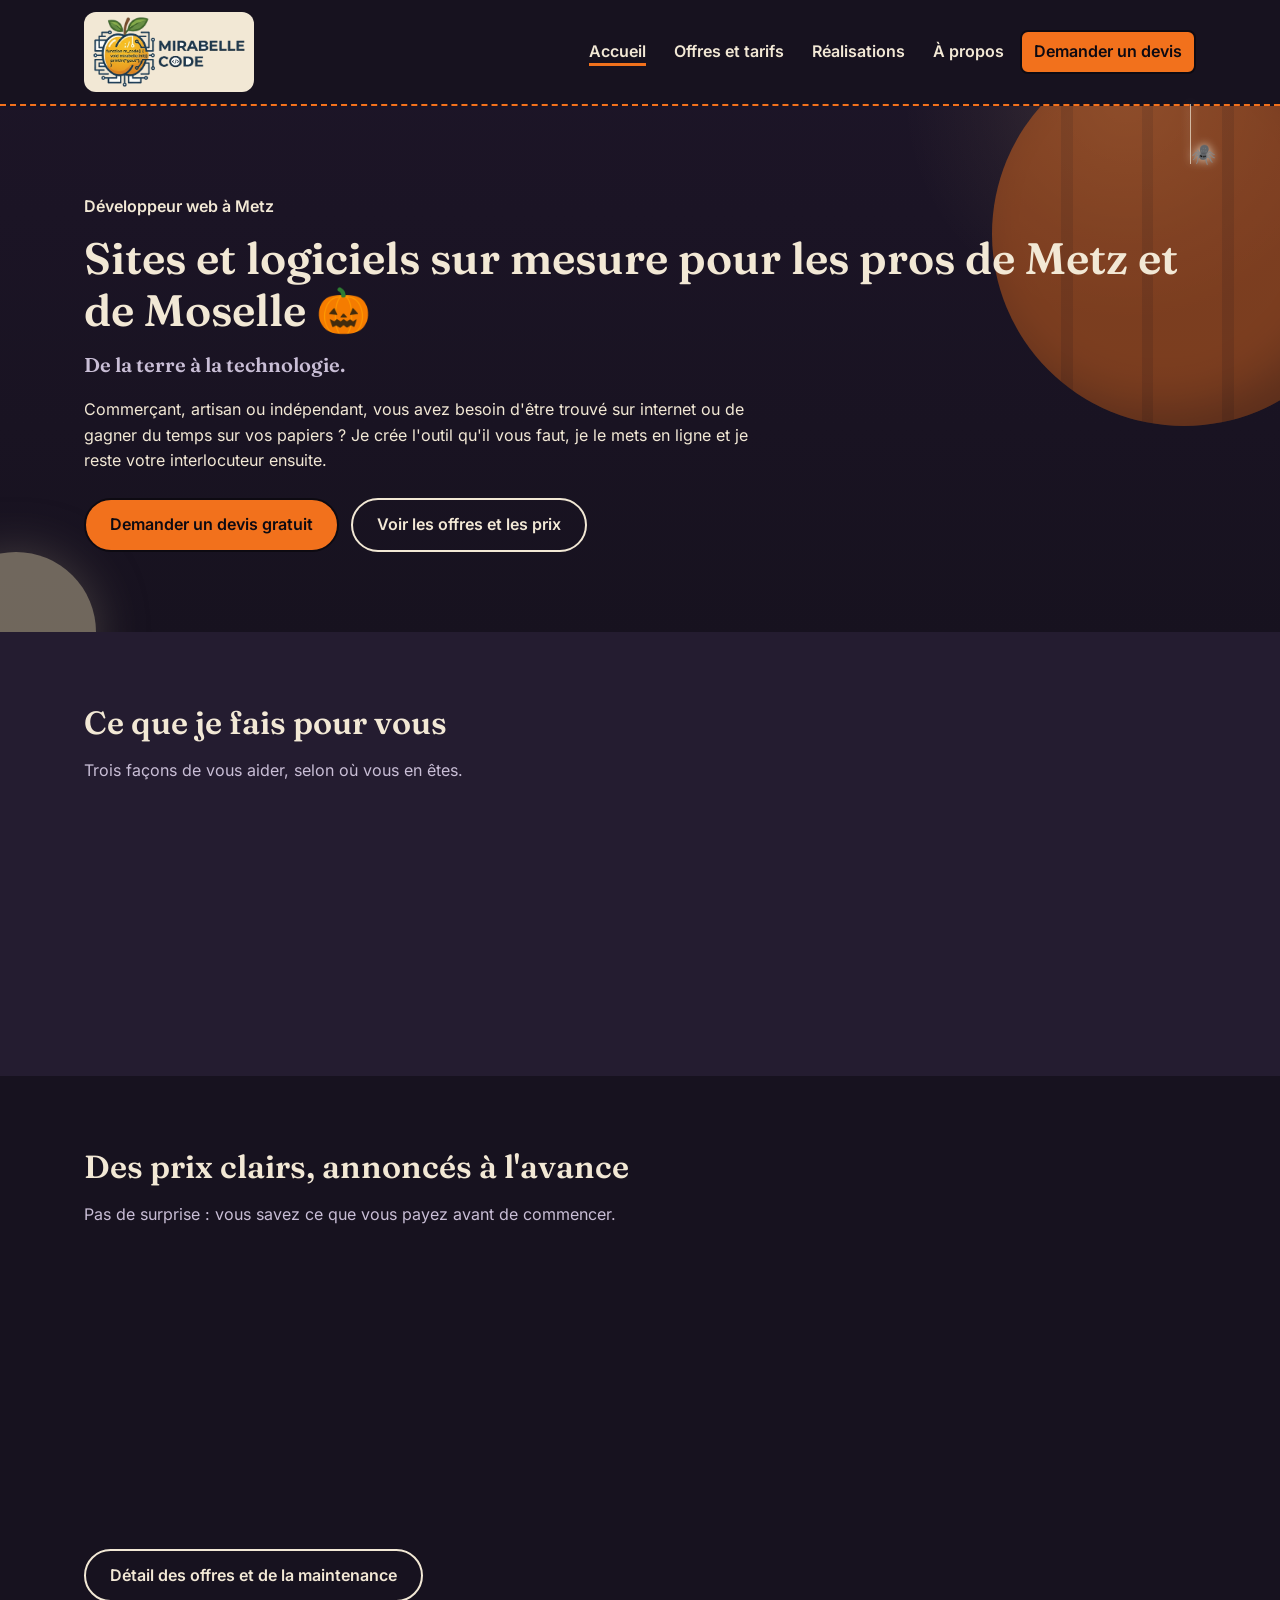
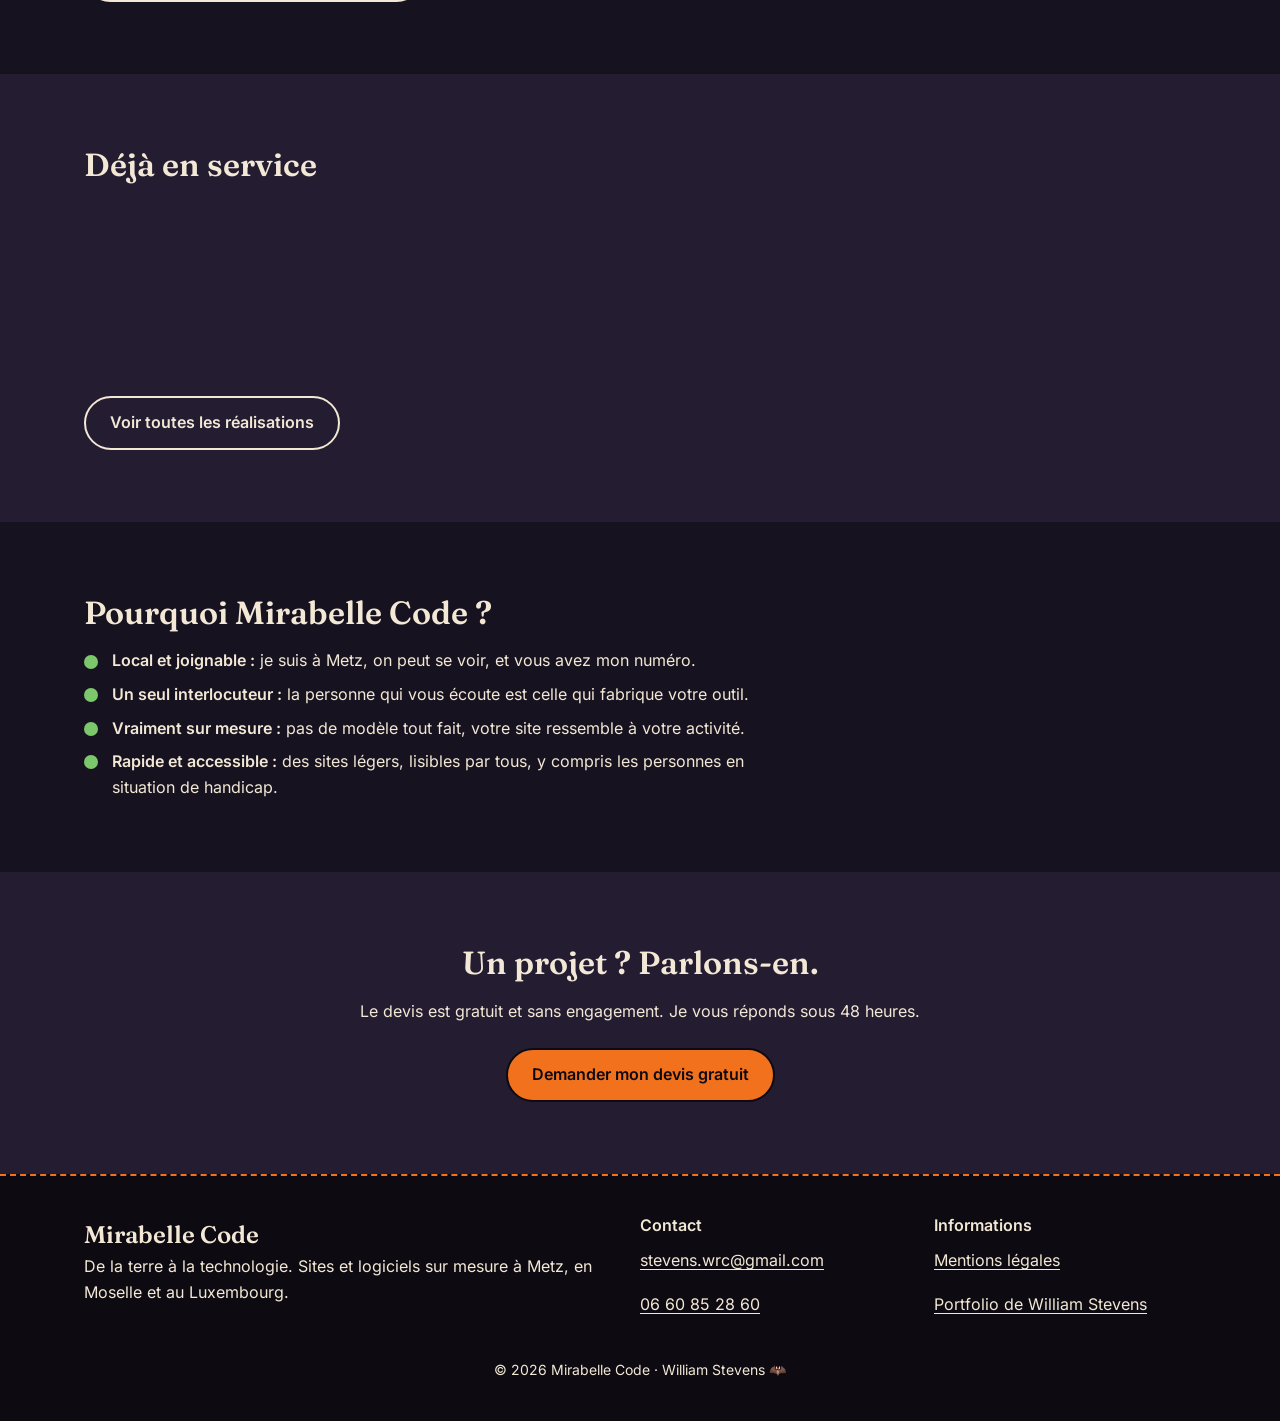
<file: index.html>
<!DOCTYPE html>
<html lang="fr">
<head>
  <meta charset="utf-8">
  <meta http-equiv="Content-Security-Policy" content="default-src 'self'; img-src 'self' data:; font-src 'self'; style-src 'self'; script-src 'self'; connect-src https://formspree.io; form-action https://formspree.io; base-uri 'self'; object-src 'none'">
  <meta name="viewport" content="width=device-width, initial-scale=1">
  <meta name="referrer" content="strict-origin-when-cross-origin">
  <title>Mirabelle Code · Création de sites et logiciels sur mesure à Metz</title>
  <meta name="description" content="Mirabelle Code crée des sites internet et des logiciels sur mesure pour les commerçants, artisans et indépendants de Metz, de Moselle et du Luxembourg. Devis gratuit.">
  <link rel="canonical" href="https://mirabellecode.fr/">
  <meta property="og:type" content="website">
  <meta property="og:locale" content="fr_FR">
  <meta property="og:site_name" content="Mirabelle Code">
  <meta property="og:title" content="Mirabelle Code · Création de sites et logiciels sur mesure à Metz">
  <meta property="og:description" content="Mirabelle Code crée des sites internet et des logiciels sur mesure pour les commerçants, artisans et indépendants de Metz, de Moselle et du Luxembourg. Devis gratuit.">
  <meta property="og:url" content="https://mirabellecode.fr/">
  <meta property="og:image" content="https://mirabellecode.fr/assets/img/og-image.png">
  <meta property="og:image:alt" content="Logo Mirabelle Code : une mirabelle et du code, De la terre à la technologie">
  <link rel="icon" href="assets/img/favicon.png" type="image/png">
  <link rel="apple-touch-icon" href="assets/img/apple-touch-icon.png">
  <link rel="preload" href="assets/fonts/inter-latin-400-normal.woff2" as="font" type="font/woff2" crossorigin>
  <link rel="stylesheet" href="css/base.css">
  <link rel="stylesheet" href="css/layout.css">
  <link rel="stylesheet" href="css/components.css">
  <link rel="stylesheet" href="css/pages.css">
  <link rel="stylesheet" href="css/halloween.css">
  <script type="module" src="js/main.js"></script>
  <script type="application/ld+json">
  {
    "@context": "https://schema.org",
    "@type": "ProfessionalService",
    "name": "Mirabelle Code",
    "slogan": "De la terre à la technologie",
    "description": "Création de sites internet et de logiciels sur mesure pour les professionnels de Metz, de Moselle et du Luxembourg.",
    "url": "https://mirabellecode.fr/",
    "telephone": "+33660852860",
    "email": "stevens.wrc@gmail.com",
    "founder": { "@type": "Person", "name": "William Stevens" },
    "areaServed": [
      { "@type": "City", "name": "Metz" },
      { "@type": "AdministrativeArea", "name": "Moselle" },
      { "@type": "Country", "name": "Luxembourg" }
    ],
    "priceRange": "490 € – 1 500 € et plus"
  }
  </script>
</head>
<body>
  <a class="lien-evitement" href="#contenu">Aller au contenu</a>
  <header class="entete">
    <div class="conteneur entete__interieur">
      <a class="entete__logo" href="index.html"><img src="assets/img/logo.png" alt="Mirabelle Code, retour à l'accueil" width="420" height="197"></a>
      <nav class="nav" data-nav aria-label="Navigation principale">
        <button class="nav__bouton" type="button" aria-expanded="false" aria-controls="menu-principal" hidden>Menu</button>
        <ul class="nav__liste" id="menu-principal">
          <li><a class="nav__lien" href="index.html" aria-current="page">Accueil</a></li>
          <li><a class="nav__lien" href="html/offres.html">Offres et tarifs</a></li>
          <li><a class="nav__lien" href="html/realisations.html">Réalisations</a></li>
          <li><a class="nav__lien" href="html/a-propos.html">À propos</a></li>
          <li><a class="nav__lien nav__lien--devis" href="html/contact.html">Demander un devis</a></li>
        </ul>
      </nav>
    </div>
  </header>

  <main id="contenu">
    <section class="hero">
      <div class="hero__decor" aria-hidden="true"></div>
      <div class="hero__decor hero__decor--feuille" aria-hidden="true"></div>
      <div class="conteneur">
        <p class="hero__sur-titre">Développeur web à Metz</p>
        <h1>Sites et logiciels sur mesure pour les pros de Metz et de Moselle</h1>
        <p class="hero__slogan">De la terre à la technologie.</p>
        <p class="hero__texte">Commerçant, artisan ou indépendant, vous avez besoin d'être trouvé sur internet ou de gagner du temps sur vos papiers ? Je crée l'outil qu'il vous faut, je le mets en ligne et je reste votre interlocuteur ensuite.</p>
        <div class="actions">
          <a class="bouton bouton--principal" href="html/contact.html">Demander un devis gratuit</a>
          <a class="bouton bouton--secondaire" href="html/offres.html">Voir les offres et les prix</a>
        </div>
      </div>
    </section>

    <section class="section section--claire" aria-labelledby="titre-services">
      <div class="conteneur">
        <h2 class="section__titre" id="titre-services">Ce que je fais pour vous</h2>
        <p class="section__intro">Trois façons de vous aider, selon où vous en êtes.</p>
        <div class="grille grille--3">
          <article class="carte revele">
            <h3 class="carte__titre">Votre site internet</h3>
            <p>Un site clair et rapide, pensé pour le téléphone, qui présente votre activité et donne envie de vous appeler.</p>
          </article>
          <article class="carte revele">
            <h3 class="carte__titre">Vos outils sur mesure</h3>
            <p>Devis, factures, suivi des clients ou des stocks : un logiciel simple, fait pour votre façon de travailler, à la place des carnets et des fichiers Excel.</p>
          </article>
          <article class="carte revele">
            <h3 class="carte__titre">La tranquillité ensuite</h3>
            <p>Hébergement, nom de domaine, sauvegardes et petites modifications : je m'occupe de tout, vous vous occupez de vos clients.</p>
          </article>
        </div>
      </div>
    </section>

    <section class="section" aria-labelledby="titre-formules">
      <div class="conteneur">
        <h2 class="section__titre" id="titre-formules">Des prix clairs, annoncés à l'avance</h2>
        <p class="section__intro">Pas de surprise : vous savez ce que vous payez avant de commencer.</p>
        <div class="grille grille--3">
          <article class="carte formule revele">
            <h3 class="carte__titre">Essentiel</h3>
            <p class="formule__prix">490 €<span class="formule__prix-detail">site d'une page</span></p>
            <p>L'essentiel pour être trouvé : présentation, prestations, horaires, plan et bouton d'appel.</p>
          </article>
          <article class="carte formule formule--phare revele">
            <span class="badge">Le plus demandé</span>
            <h3 class="carte__titre">Pro</h3>
            <p class="formule__prix">990 €<span class="formule__prix-detail">site de 4 à 6 pages</span></p>
            <p>Un vrai site d'entreprise, avec formulaire de devis, galerie et référencement local.</p>
          </article>
          <article class="carte formule revele">
            <h3 class="carte__titre">Sur mesure</h3>
            <p class="formule__prix">dès 1 500 €<span class="formule__prix-detail">sur devis</span></p>
            <p>Un logiciel adapté à votre métier : devis et factures, suivi des clients, back-office.</p>
          </article>
        </div>
        <div class="actions">
          <a class="bouton bouton--secondaire" href="html/offres.html">Détail des offres et de la maintenance</a>
        </div>
      </div>
    </section>

    <section class="section section--claire" aria-labelledby="titre-realisations">
      <div class="conteneur">
        <h2 class="section__titre" id="titre-realisations">Déjà en service</h2>
        <div class="grille grille--2">
          <article class="carte vignette revele">
            <p class="vignette__type">Logiciel sur mesure</p>
            <h3 class="carte__titre">La facturation d'une formatrice indépendante</h3>
            <p>Ses factures sortent en un clic, exactement au format de son ancien modèle Word.</p>
          </article>
          <article class="carte vignette revele">
            <p class="vignette__type">Applications métier</p>
            <h3 class="carte__titre">Les outils d'une collectivité</h3>
            <p>Courrier, urbanisme, congés : des applications utilisées chaque jour par les agents.</p>
          </article>
        </div>
        <div class="actions">
          <a class="bouton bouton--secondaire" href="html/realisations.html">Voir toutes les réalisations</a>
        </div>
      </div>
    </section>

    <section class="section" aria-labelledby="titre-pourquoi">
      <div class="conteneur">
        <h2 class="section__titre" id="titre-pourquoi">Pourquoi Mirabelle Code ?</h2>
        <ul class="liste-coches">
          <li><strong>Local et joignable :</strong> je suis à Metz, on peut se voir, et vous avez mon numéro.</li>
          <li><strong>Un seul interlocuteur :</strong> la personne qui vous écoute est celle qui fabrique votre outil.</li>
          <li><strong>Vraiment sur mesure :</strong> pas de modèle tout fait, votre site ressemble à votre activité.</li>
          <li><strong>Rapide et accessible :</strong> des sites légers, lisibles par tous, y compris les personnes en situation de handicap.</li>
        </ul>
      </div>
    </section>

    <section class="section section--claire appel-final" aria-labelledby="titre-appel">
      <div class="conteneur">
        <h2 class="section__titre" id="titre-appel">Un projet ? Parlons-en.</h2>
        <p>Le devis est gratuit et sans engagement. Je vous réponds sous 48 heures.</p>
        <div class="actions">
          <a class="bouton bouton--principal" href="html/contact.html">Demander mon devis gratuit</a>
        </div>
      </div>
    </section>
  </main>

  <footer class="pied">
    <div class="conteneur pied__interieur">
      <div class="pied__bloc">
        <p class="pied__nom">Mirabelle Code</p>
        <p>De la terre à la technologie. Sites et logiciels sur mesure à Metz, en Moselle et au Luxembourg.</p>
      </div>
      <div class="pied__bloc">
        <h2 class="pied__titre">Contact</h2>
        <ul class="pied__liste">
          <li><a href="mailto:stevens.wrc@gmail.com">stevens.wrc@gmail.com</a></li>
          <li><a href="tel:+33660852860">06 60 85 28 60</a></li>
        </ul>
      </div>
      <div class="pied__bloc">
        <h2 class="pied__titre">Informations</h2>
        <ul class="pied__liste">
          <li><a href="html/mentions-legales.html">Mentions légales</a></li>
          <li><a href="https://gb-william.github.io" rel="noopener">Portfolio de William Stevens</a></li>
        </ul>
      </div>
    </div>
    <p class="pied__copyright">© 2026 Mirabelle Code · William Stevens</p>
  </footer>
  <a class="barre-appel" href="tel:+33660852860">Appeler le 06 60 85 28 60</a>
</body>
</html>
</file>
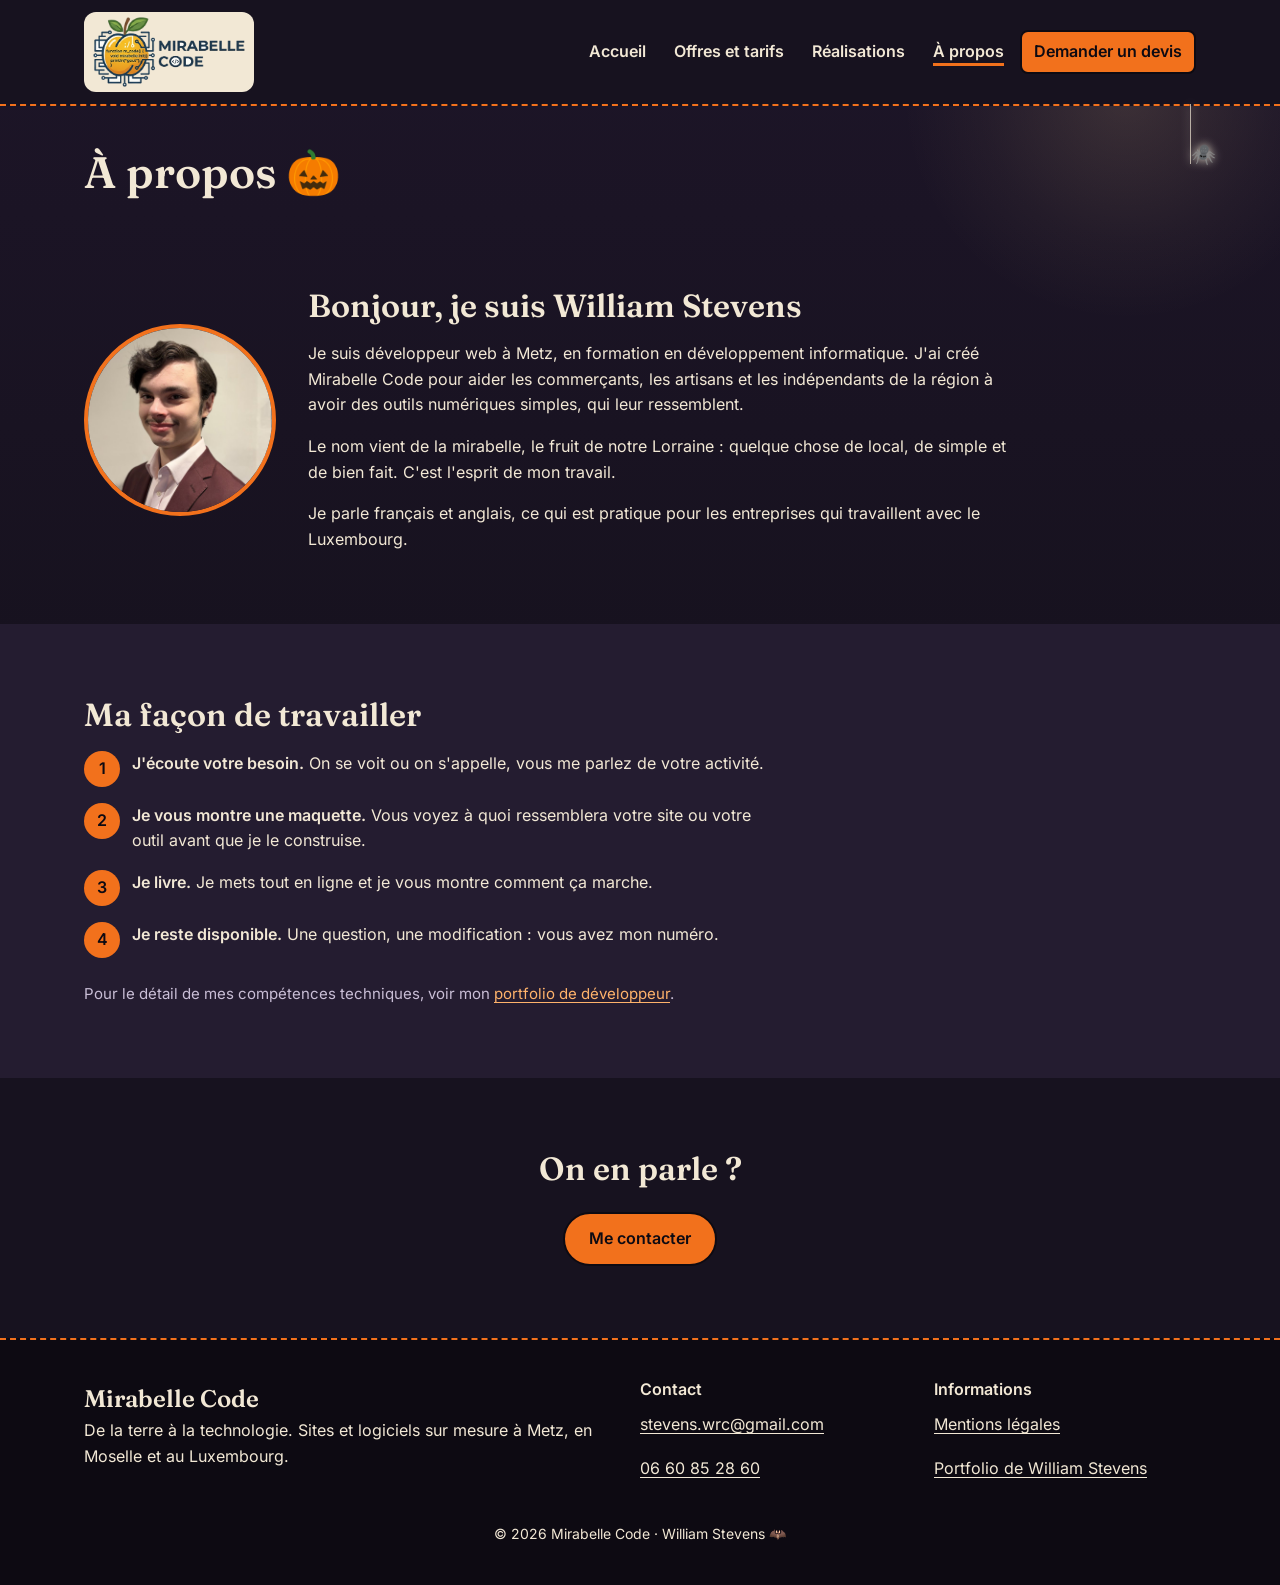
<file: html/a-propos.html>
<!DOCTYPE html>
<html lang="fr">
<head>
  <meta charset="utf-8">
  <meta http-equiv="Content-Security-Policy" content="default-src 'self'; img-src 'self' data:; font-src 'self'; style-src 'self'; script-src 'self'; connect-src https://formspree.io; form-action https://formspree.io; base-uri 'self'; object-src 'none'">
  <meta name="viewport" content="width=device-width, initial-scale=1">
  <meta name="referrer" content="strict-origin-when-cross-origin">
  <title>À propos · William Stevens, développeur web à Metz</title>
  <meta name="description" content="Derrière Mirabelle Code, William Stevens, développeur web à Metz. Ma méthode : écouter, montrer une maquette, livrer, puis rester disponible.">
  <link rel="canonical" href="https://mirabellecode.fr/html/a-propos.html">
  <meta property="og:type" content="website">
  <meta property="og:locale" content="fr_FR">
  <meta property="og:site_name" content="Mirabelle Code">
  <meta property="og:title" content="À propos · William Stevens, développeur web à Metz">
  <meta property="og:description" content="Derrière Mirabelle Code, William Stevens, développeur web à Metz. Ma méthode : écouter, montrer une maquette, livrer, puis rester disponible.">
  <meta property="og:url" content="https://mirabellecode.fr/html/a-propos.html">
  <meta property="og:image" content="https://mirabellecode.fr/assets/img/og-image.png">
  <meta property="og:image:alt" content="Logo Mirabelle Code : une mirabelle et du code, De la terre à la technologie">
  <link rel="icon" href="../assets/img/favicon.png" type="image/png">
  <link rel="apple-touch-icon" href="../assets/img/apple-touch-icon.png">
  <link rel="preload" href="../assets/fonts/inter-latin-400-normal.woff2" as="font" type="font/woff2" crossorigin>
  <link rel="stylesheet" href="../css/base.css">
  <link rel="stylesheet" href="../css/layout.css">
  <link rel="stylesheet" href="../css/components.css">
  <link rel="stylesheet" href="../css/pages.css">
  <link rel="stylesheet" href="../css/halloween.css">
  <script type="module" src="../js/main.js"></script>
</head>
<body>
  <a class="lien-evitement" href="#contenu">Aller au contenu</a>
  <header class="entete">
    <div class="conteneur entete__interieur">
      <a class="entete__logo" href="../index.html"><img src="../assets/img/logo.png" alt="Mirabelle Code, retour à l'accueil" width="420" height="197"></a>
      <nav class="nav" data-nav aria-label="Navigation principale">
        <button class="nav__bouton" type="button" aria-expanded="false" aria-controls="menu-principal" hidden>Menu</button>
        <ul class="nav__liste" id="menu-principal">
          <li><a class="nav__lien" href="../index.html">Accueil</a></li>
          <li><a class="nav__lien" href="offres.html">Offres et tarifs</a></li>
          <li><a class="nav__lien" href="realisations.html">Réalisations</a></li>
          <li><a class="nav__lien" href="a-propos.html" aria-current="page">À propos</a></li>
          <li><a class="nav__lien nav__lien--devis" href="contact.html">Demander un devis</a></li>
        </ul>
      </nav>
    </div>
  </header>

  <main id="contenu">
    <section class="page-titre">
      <div class="conteneur">
        <h1>À propos</h1>
      </div>
    </section>

    <section class="section" aria-labelledby="titre-qui">
      <div class="conteneur apropos">
        <img class="apropos__photo" src="../assets/img/william-stevens.jpg" alt="Portrait de William Stevens" width="384" height="384">
        <div class="flux">
          <h2 id="titre-qui">Bonjour, je suis William Stevens</h2>
          <p>Je suis développeur web à Metz, en formation en développement informatique. J'ai créé Mirabelle Code pour aider les commerçants, les artisans et les indépendants de la région à avoir des outils numériques simples, qui leur ressemblent.</p>
          <p>Le nom vient de la mirabelle, le fruit de notre Lorraine : quelque chose de local, de simple et de bien fait. C'est l'esprit de mon travail.</p>
          <p>Je parle français et anglais, ce qui est pratique pour les entreprises qui travaillent avec le Luxembourg.</p>
        </div>
      </div>
    </section>

    <section class="section section--claire" aria-labelledby="titre-methode">
      <div class="conteneur">
        <h2 class="section__titre" id="titre-methode">Ma façon de travailler</h2>
        <ol class="etapes">
          <li><strong>J'écoute votre besoin.</strong> On se voit ou on s'appelle, vous me parlez de votre activité.</li>
          <li><strong>Je vous montre une maquette.</strong> Vous voyez à quoi ressemblera votre site ou votre outil avant que je le construise.</li>
          <li><strong>Je livre.</strong> Je mets tout en ligne et je vous montre comment ça marche.</li>
          <li><strong>Je reste disponible.</strong> Une question, une modification : vous avez mon numéro.</li>
        </ol>
        <p class="mention">Pour le détail de mes compétences techniques, voir mon <a href="https://gb-william.github.io" rel="noopener">portfolio de développeur</a>.</p>
      </div>
    </section>

    <section class="section appel-final" aria-labelledby="titre-appel">
      <div class="conteneur">
        <h2 class="section__titre" id="titre-appel">On en parle ?</h2>
        <div class="actions">
          <a class="bouton bouton--principal" href="contact.html">Me contacter</a>
        </div>
      </div>
    </section>
  </main>

  <footer class="pied">
    <div class="conteneur pied__interieur">
      <div class="pied__bloc">
        <p class="pied__nom">Mirabelle Code</p>
        <p>De la terre à la technologie. Sites et logiciels sur mesure à Metz, en Moselle et au Luxembourg.</p>
      </div>
      <div class="pied__bloc">
        <h2 class="pied__titre">Contact</h2>
        <ul class="pied__liste">
          <li><a href="mailto:stevens.wrc@gmail.com">stevens.wrc@gmail.com</a></li>
          <li><a href="tel:+33660852860">06 60 85 28 60</a></li>
        </ul>
      </div>
      <div class="pied__bloc">
        <h2 class="pied__titre">Informations</h2>
        <ul class="pied__liste">
          <li><a href="mentions-legales.html">Mentions légales</a></li>
          <li><a href="https://gb-william.github.io" rel="noopener">Portfolio de William Stevens</a></li>
        </ul>
      </div>
    </div>
    <p class="pied__copyright">© 2026 Mirabelle Code · William Stevens</p>
  </footer>
  <a class="barre-appel" href="tel:+33660852860">Appeler le 06 60 85 28 60</a>
</body>
</html>
</file>
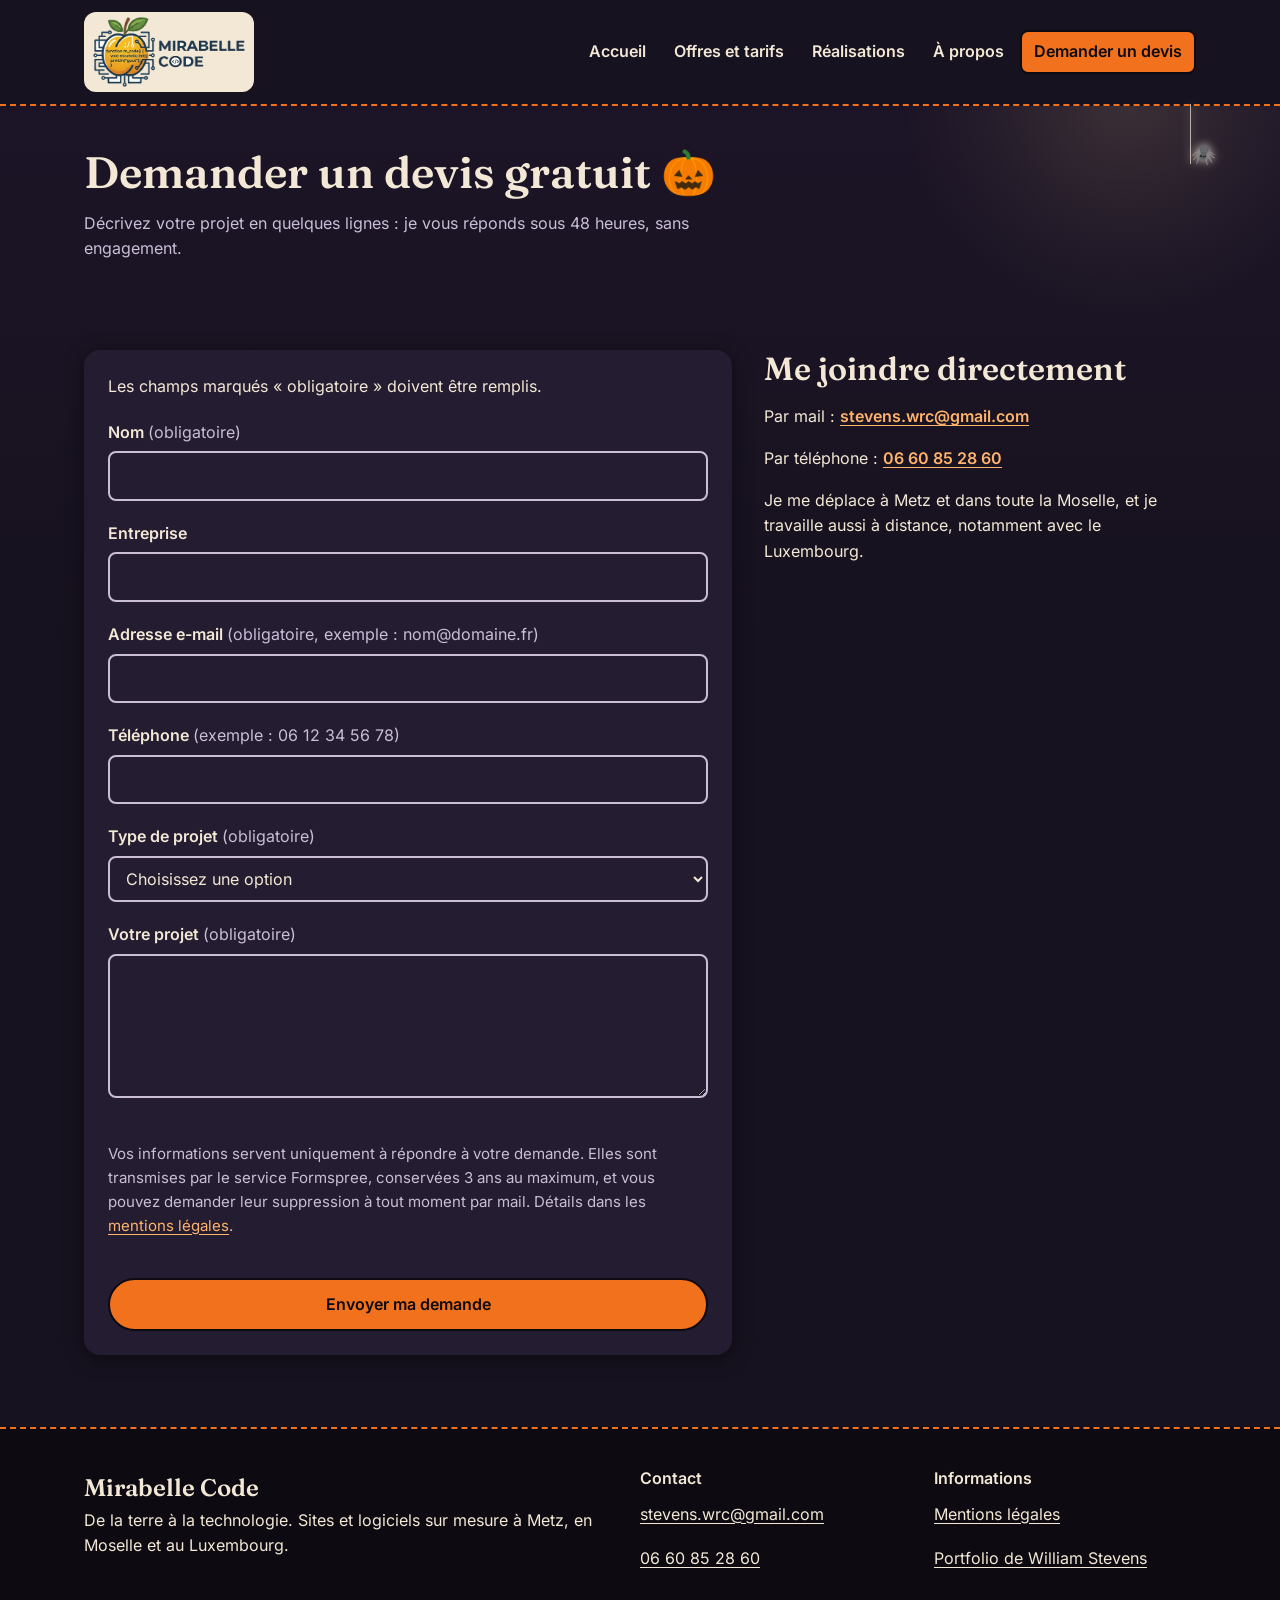
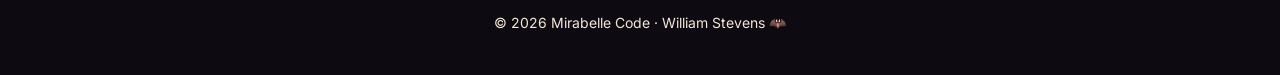
<file: html/contact.html>
<!DOCTYPE html>
<html lang="fr">
<head>
  <meta charset="utf-8">
  <meta http-equiv="Content-Security-Policy" content="default-src 'self'; img-src 'self' data:; font-src 'self'; style-src 'self'; script-src 'self'; connect-src https://formspree.io; form-action https://formspree.io; base-uri 'self'; object-src 'none'">
  <meta name="viewport" content="width=device-width, initial-scale=1">
  <meta name="referrer" content="strict-origin-when-cross-origin">
  <title>Contact et devis gratuit · Mirabelle Code, Metz</title>
  <meta name="description" content="Demandez un devis gratuit pour votre site internet ou votre logiciel sur mesure. Réponse sous 48 heures. Metz, Moselle et Luxembourg.">
  <link rel="canonical" href="https://mirabellecode.fr/html/contact.html">
  <meta property="og:type" content="website">
  <meta property="og:locale" content="fr_FR">
  <meta property="og:site_name" content="Mirabelle Code">
  <meta property="og:title" content="Contact et devis gratuit · Mirabelle Code, Metz">
  <meta property="og:description" content="Demandez un devis gratuit pour votre site internet ou votre logiciel sur mesure. Réponse sous 48 heures. Metz, Moselle et Luxembourg.">
  <meta property="og:url" content="https://mirabellecode.fr/html/contact.html">
  <meta property="og:image" content="https://mirabellecode.fr/assets/img/og-image.png">
  <meta property="og:image:alt" content="Logo Mirabelle Code : une mirabelle et du code, De la terre à la technologie">
  <link rel="icon" href="../assets/img/favicon.png" type="image/png">
  <link rel="apple-touch-icon" href="../assets/img/apple-touch-icon.png">
  <link rel="preload" href="../assets/fonts/inter-latin-400-normal.woff2" as="font" type="font/woff2" crossorigin>
  <link rel="stylesheet" href="../css/base.css">
  <link rel="stylesheet" href="../css/layout.css">
  <link rel="stylesheet" href="../css/components.css">
  <link rel="stylesheet" href="../css/pages.css">
  <link rel="stylesheet" href="../css/halloween.css">
  <script type="module" src="../js/main.js"></script>
</head>
<body>
  <a class="lien-evitement" href="#contenu">Aller au contenu</a>
  <header class="entete">
    <div class="conteneur entete__interieur">
      <a class="entete__logo" href="../index.html"><img src="../assets/img/logo.png" alt="Mirabelle Code, retour à l'accueil" width="420" height="197"></a>
      <nav class="nav" data-nav aria-label="Navigation principale">
        <button class="nav__bouton" type="button" aria-expanded="false" aria-controls="menu-principal" hidden>Menu</button>
        <ul class="nav__liste" id="menu-principal">
          <li><a class="nav__lien" href="../index.html">Accueil</a></li>
          <li><a class="nav__lien" href="offres.html">Offres et tarifs</a></li>
          <li><a class="nav__lien" href="realisations.html">Réalisations</a></li>
          <li><a class="nav__lien" href="a-propos.html">À propos</a></li>
          <li><a class="nav__lien nav__lien--devis" href="contact.html" aria-current="page">Demander un devis</a></li>
        </ul>
      </nav>
    </div>
  </header>

  <main id="contenu">
    <section class="page-titre">
      <div class="conteneur">
        <h1>Demander un devis gratuit</h1>
        <p>Décrivez votre projet en quelques lignes : je vous réponds sous 48 heures, sans engagement.</p>
      </div>
    </section>

    <section class="section" aria-label="Formulaire et coordonnées">
      <div class="conteneur contact">
        <form class="formulaire" action="https://formspree.io/f/mljgbkel" method="POST" data-formulaire-contact>
          <p>Les champs marqués « obligatoire » doivent être remplis.</p>

          <div class="champ">
            <label for="nom">Nom <span class="champ__mention">(obligatoire)</span></label>
            <input id="nom" name="nom" type="text" autocomplete="name" maxlength="100" required aria-required="true" aria-describedby="nom-erreur" data-champ>
            <p class="champ__erreur" id="nom-erreur"></p>
          </div>

          <div class="champ">
            <label for="entreprise">Entreprise</label>
            <input id="entreprise" name="entreprise" type="text" autocomplete="organization" maxlength="100" aria-describedby="entreprise-erreur" data-champ>
            <p class="champ__erreur" id="entreprise-erreur"></p>
          </div>

          <div class="champ">
            <label for="email">Adresse e-mail <span class="champ__mention">(obligatoire, exemple : nom@domaine.fr)</span></label>
            <input id="email" name="email" type="email" autocomplete="email" maxlength="254" required aria-required="true" aria-describedby="email-erreur" data-champ>
            <p class="champ__erreur" id="email-erreur"></p>
          </div>

          <div class="champ">
            <label for="telephone">Téléphone <span class="champ__mention">(exemple : 06 12 34 56 78)</span></label>
            <input id="telephone" name="telephone" type="tel" autocomplete="tel" maxlength="20" aria-describedby="telephone-erreur" data-champ>
            <p class="champ__erreur" id="telephone-erreur"></p>
          </div>

          <div class="champ">
            <label for="projet">Type de projet <span class="champ__mention">(obligatoire)</span></label>
            <select id="projet" name="projet" required aria-required="true" aria-describedby="projet-erreur" data-champ>
              <option value="">Choisissez une option</option>
              <option value="Site vitrine">Site vitrine</option>
              <option value="Logiciel sur mesure">Logiciel sur mesure</option>
              <option value="Maintenance">Maintenance d'un site existant</option>
              <option value="Autre">Autre</option>
            </select>
            <p class="champ__erreur" id="projet-erreur"></p>
          </div>

          <div class="champ">
            <label for="message">Votre projet <span class="champ__mention">(obligatoire)</span></label>
            <textarea id="message" name="message" maxlength="3000" required aria-required="true" aria-describedby="message-erreur" data-champ></textarea>
            <p class="champ__erreur" id="message-erreur"></p>
          </div>

          <div class="piege" aria-hidden="true">
            <label for="site-web">Ne pas remplir ce champ</label>
            <input id="site-web" name="_gotcha" type="text" tabindex="-1" autocomplete="off">
          </div>

          <p class="mention">Vos informations servent uniquement à répondre à votre demande. Elles sont transmises par le service Formspree, conservées 3 ans au maximum, et vous pouvez demander leur suppression à tout moment par mail. Détails dans les <a href="mentions-legales.html">mentions légales</a>.</p>

          <div class="etat" role="status" aria-live="polite" data-etat></div>

          <button class="bouton bouton--principal" type="submit">Envoyer ma demande</button>
        </form>

        <aside class="contact__infos" aria-labelledby="titre-direct">
          <h2 id="titre-direct">Me joindre directement</h2>
          <p>Par mail : <a href="mailto:stevens.wrc@gmail.com">stevens.wrc@gmail.com</a></p>
          <p>Par téléphone : <a href="tel:+33660852860">06 60 85 28 60</a></p>
          <p>Je me déplace à Metz et dans toute la Moselle, et je travaille aussi à distance, notamment avec le Luxembourg.</p>
        </aside>
      </div>
    </section>
  </main>

  <footer class="pied">
    <div class="conteneur pied__interieur">
      <div class="pied__bloc">
        <p class="pied__nom">Mirabelle Code</p>
        <p>De la terre à la technologie. Sites et logiciels sur mesure à Metz, en Moselle et au Luxembourg.</p>
      </div>
      <div class="pied__bloc">
        <h2 class="pied__titre">Contact</h2>
        <ul class="pied__liste">
          <li><a href="mailto:stevens.wrc@gmail.com">stevens.wrc@gmail.com</a></li>
          <li><a href="tel:+33660852860">06 60 85 28 60</a></li>
        </ul>
      </div>
      <div class="pied__bloc">
        <h2 class="pied__titre">Informations</h2>
        <ul class="pied__liste">
          <li><a href="mentions-legales.html">Mentions légales</a></li>
          <li><a href="https://gb-william.github.io" rel="noopener">Portfolio de William Stevens</a></li>
        </ul>
      </div>
    </div>
    <p class="pied__copyright">© 2026 Mirabelle Code · William Stevens</p>
  </footer>
  <a class="barre-appel" href="tel:+33660852860">Appeler le 06 60 85 28 60</a>
</body>
</html>
</file>
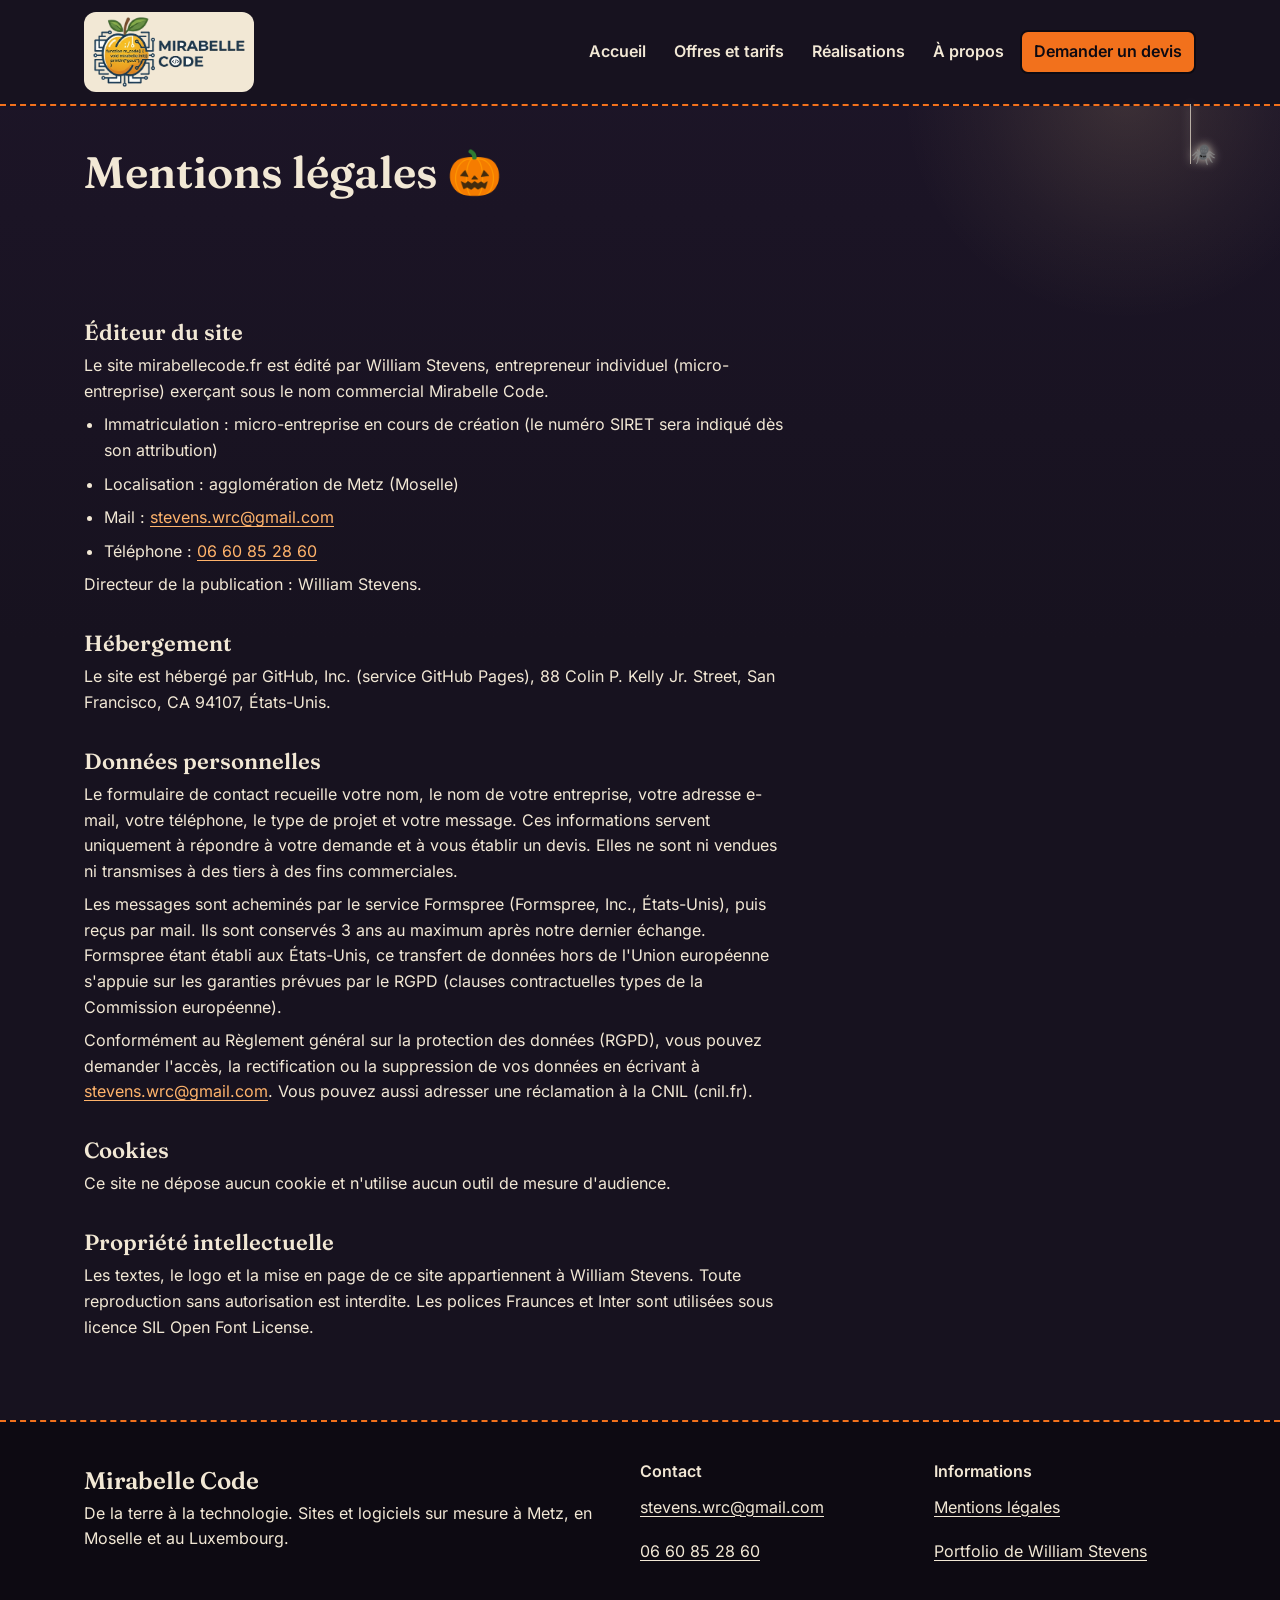
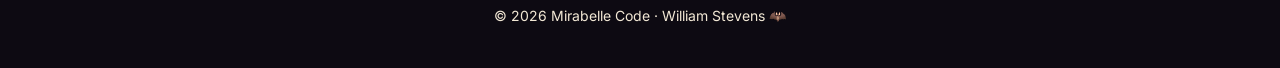
<file: html/mentions-legales.html>
<!DOCTYPE html>
<html lang="fr">
<head>
  <meta charset="utf-8">
  <meta http-equiv="Content-Security-Policy" content="default-src 'self'; img-src 'self' data:; font-src 'self'; style-src 'self'; script-src 'self'; connect-src https://formspree.io; form-action https://formspree.io; base-uri 'self'; object-src 'none'">
  <meta name="viewport" content="width=device-width, initial-scale=1">
  <meta name="referrer" content="strict-origin-when-cross-origin">
  <title>Mentions légales · Mirabelle Code</title>
  <meta name="description" content="Mentions légales du site Mirabelle Code : éditeur, hébergeur, données personnelles et propriété intellectuelle.">
  <link rel="canonical" href="https://mirabellecode.fr/html/mentions-legales.html">
  <meta property="og:type" content="website">
  <meta property="og:locale" content="fr_FR">
  <meta property="og:site_name" content="Mirabelle Code">
  <meta property="og:title" content="Mentions légales · Mirabelle Code">
  <meta property="og:description" content="Mentions légales du site Mirabelle Code : éditeur, hébergeur, données personnelles et propriété intellectuelle.">
  <meta property="og:url" content="https://mirabellecode.fr/html/mentions-legales.html">
  <meta property="og:image" content="https://mirabellecode.fr/assets/img/og-image.png">
  <meta property="og:image:alt" content="Logo Mirabelle Code : une mirabelle et du code, De la terre à la technologie">
  <link rel="icon" href="../assets/img/favicon.png" type="image/png">
  <link rel="apple-touch-icon" href="../assets/img/apple-touch-icon.png">
  <link rel="preload" href="../assets/fonts/inter-latin-400-normal.woff2" as="font" type="font/woff2" crossorigin>
  <link rel="stylesheet" href="../css/base.css">
  <link rel="stylesheet" href="../css/layout.css">
  <link rel="stylesheet" href="../css/components.css">
  <link rel="stylesheet" href="../css/pages.css">
  <link rel="stylesheet" href="../css/halloween.css">
  <script type="module" src="../js/main.js"></script>
</head>
<body>
  <a class="lien-evitement" href="#contenu">Aller au contenu</a>
  <header class="entete">
    <div class="conteneur entete__interieur">
      <a class="entete__logo" href="../index.html"><img src="../assets/img/logo.png" alt="Mirabelle Code, retour à l'accueil" width="420" height="197"></a>
      <nav class="nav" data-nav aria-label="Navigation principale">
        <button class="nav__bouton" type="button" aria-expanded="false" aria-controls="menu-principal" hidden>Menu</button>
        <ul class="nav__liste" id="menu-principal">
          <li><a class="nav__lien" href="../index.html">Accueil</a></li>
          <li><a class="nav__lien" href="offres.html">Offres et tarifs</a></li>
          <li><a class="nav__lien" href="realisations.html">Réalisations</a></li>
          <li><a class="nav__lien" href="a-propos.html">À propos</a></li>
          <li><a class="nav__lien nav__lien--devis" href="contact.html">Demander un devis</a></li>
        </ul>
      </nav>
    </div>
  </header>

  <main id="contenu">
    <section class="page-titre">
      <div class="conteneur">
        <h1>Mentions légales</h1>
      </div>
    </section>

    <section class="section texte-legal" aria-label="Mentions légales">
      <div class="conteneur">
        <h2>Éditeur du site</h2>
        <p>Le site mirabellecode.fr est édité par William Stevens, entrepreneur individuel (micro-entreprise) exerçant sous le nom commercial Mirabelle Code.</p>
        <ul>
          <li>Immatriculation : micro-entreprise en cours de création (le numéro SIRET sera indiqué dès son attribution)</li>
          <li>Localisation : agglomération de Metz (Moselle)</li>
          <li>Mail : <a href="mailto:stevens.wrc@gmail.com">stevens.wrc@gmail.com</a></li>
          <li>Téléphone : <a href="tel:+33660852860">06 60 85 28 60</a></li>
        </ul>
        <p>Directeur de la publication : William Stevens.</p>

        <h2>Hébergement</h2>
        <p>Le site est hébergé par GitHub, Inc. (service GitHub Pages), 88 Colin P. Kelly Jr. Street, San Francisco, CA 94107, États-Unis.</p>

        <h2>Données personnelles</h2>
        <p>Le formulaire de contact recueille votre nom, le nom de votre entreprise, votre adresse e-mail, votre téléphone, le type de projet et votre message. Ces informations servent uniquement à répondre à votre demande et à vous établir un devis. Elles ne sont ni vendues ni transmises à des tiers à des fins commerciales.</p>
        <p>Les messages sont acheminés par le service Formspree (Formspree, Inc., États-Unis), puis reçus par mail. Ils sont conservés 3 ans au maximum après notre dernier échange. Formspree étant établi aux États-Unis, ce transfert de données hors de l'Union européenne s'appuie sur les garanties prévues par le RGPD (clauses contractuelles types de la Commission européenne).</p>
        <p>Conformément au Règlement général sur la protection des données (RGPD), vous pouvez demander l'accès, la rectification ou la suppression de vos données en écrivant à <a href="mailto:stevens.wrc@gmail.com">stevens.wrc@gmail.com</a>. Vous pouvez aussi adresser une réclamation à la CNIL (cnil.fr).</p>

        <h2>Cookies</h2>
        <p>Ce site ne dépose aucun cookie et n'utilise aucun outil de mesure d'audience.</p>

        <h2>Propriété intellectuelle</h2>
        <p>Les textes, le logo et la mise en page de ce site appartiennent à William Stevens. Toute reproduction sans autorisation est interdite. Les polices Fraunces et Inter sont utilisées sous licence SIL Open Font License.</p>
      </div>
    </section>
  </main>

  <footer class="pied">
    <div class="conteneur pied__interieur">
      <div class="pied__bloc">
        <p class="pied__nom">Mirabelle Code</p>
        <p>De la terre à la technologie. Sites et logiciels sur mesure à Metz, en Moselle et au Luxembourg.</p>
      </div>
      <div class="pied__bloc">
        <h2 class="pied__titre">Contact</h2>
        <ul class="pied__liste">
          <li><a href="mailto:stevens.wrc@gmail.com">stevens.wrc@gmail.com</a></li>
          <li><a href="tel:+33660852860">06 60 85 28 60</a></li>
        </ul>
      </div>
      <div class="pied__bloc">
        <h2 class="pied__titre">Informations</h2>
        <ul class="pied__liste">
          <li><a href="mentions-legales.html">Mentions légales</a></li>
          <li><a href="https://gb-william.github.io" rel="noopener">Portfolio de William Stevens</a></li>
        </ul>
      </div>
    </div>
    <p class="pied__copyright">© 2026 Mirabelle Code · William Stevens</p>
  </footer>
  <a class="barre-appel" href="tel:+33660852860">Appeler le 06 60 85 28 60</a>
</body>
</html>
</file>
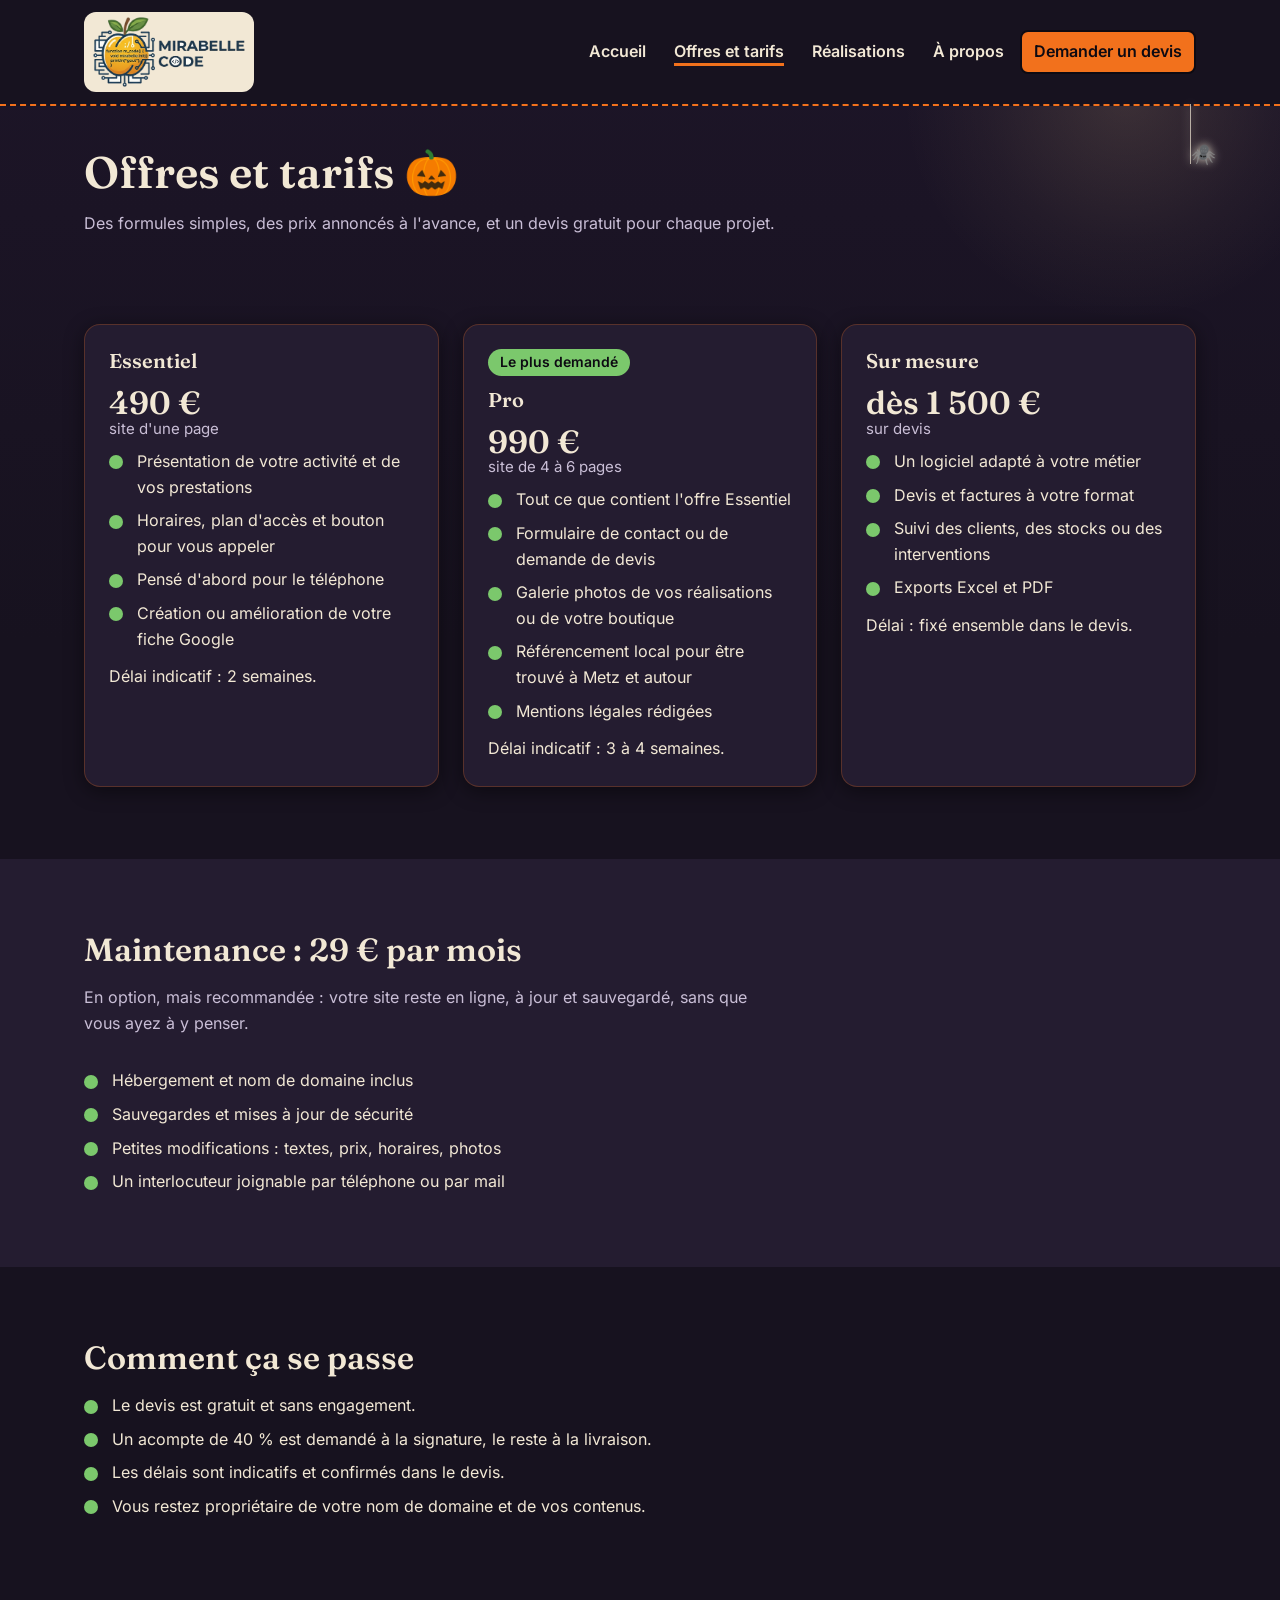
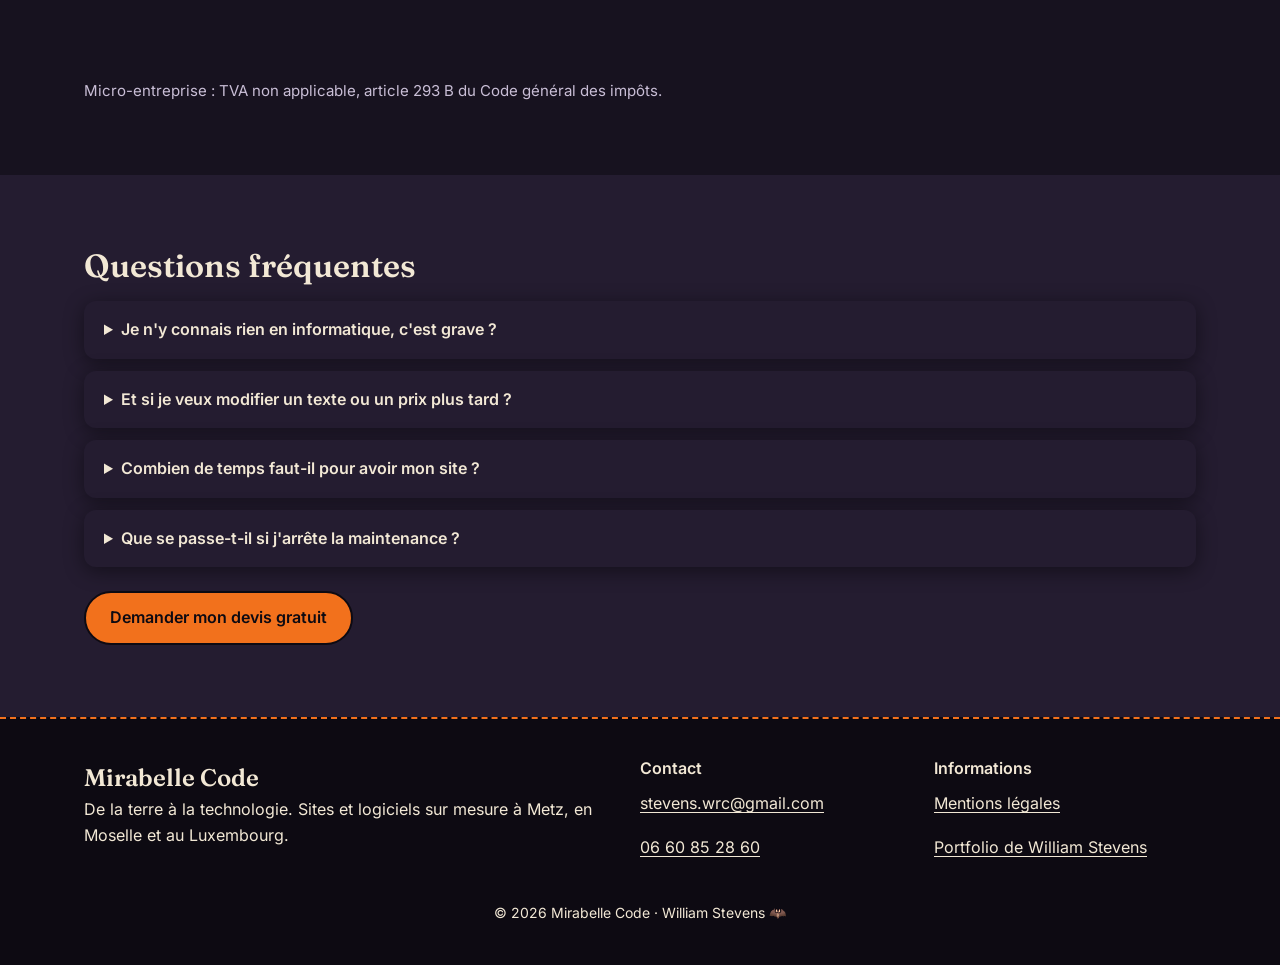
<file: html/offres.html>
<!DOCTYPE html>
<html lang="fr">
<head>
  <meta charset="utf-8">
  <meta http-equiv="Content-Security-Policy" content="default-src 'self'; img-src 'self' data:; font-src 'self'; style-src 'self'; script-src 'self'; connect-src https://formspree.io; form-action https://formspree.io; base-uri 'self'; object-src 'none'">
  <meta name="viewport" content="width=device-width, initial-scale=1">
  <meta name="referrer" content="strict-origin-when-cross-origin">
  <title>Offres et tarifs · Mirabelle Code, création de sites à Metz</title>
  <meta name="description" content="Site Essentiel à 490 €, site Pro à 990 €, logiciel sur mesure dès 1 500 € et maintenance à 29 € par mois. Des prix clairs pour les pros de Metz et de Moselle.">
  <link rel="canonical" href="https://mirabellecode.fr/html/offres.html">
  <meta property="og:type" content="website">
  <meta property="og:locale" content="fr_FR">
  <meta property="og:site_name" content="Mirabelle Code">
  <meta property="og:title" content="Offres et tarifs · Mirabelle Code, création de sites à Metz">
  <meta property="og:description" content="Site Essentiel à 490 €, site Pro à 990 €, logiciel sur mesure dès 1 500 € et maintenance à 29 € par mois. Des prix clairs pour les pros de Metz et de Moselle.">
  <meta property="og:url" content="https://mirabellecode.fr/html/offres.html">
  <meta property="og:image" content="https://mirabellecode.fr/assets/img/og-image.png">
  <meta property="og:image:alt" content="Logo Mirabelle Code : une mirabelle et du code, De la terre à la technologie">
  <link rel="icon" href="../assets/img/favicon.png" type="image/png">
  <link rel="apple-touch-icon" href="../assets/img/apple-touch-icon.png">
  <link rel="preload" href="../assets/fonts/inter-latin-400-normal.woff2" as="font" type="font/woff2" crossorigin>
  <link rel="stylesheet" href="../css/base.css">
  <link rel="stylesheet" href="../css/layout.css">
  <link rel="stylesheet" href="../css/components.css">
  <link rel="stylesheet" href="../css/pages.css">
  <link rel="stylesheet" href="../css/halloween.css">
  <script type="module" src="../js/main.js"></script>
</head>
<body>
  <a class="lien-evitement" href="#contenu">Aller au contenu</a>
  <header class="entete">
    <div class="conteneur entete__interieur">
      <a class="entete__logo" href="../index.html"><img src="../assets/img/logo.png" alt="Mirabelle Code, retour à l'accueil" width="420" height="197"></a>
      <nav class="nav" data-nav aria-label="Navigation principale">
        <button class="nav__bouton" type="button" aria-expanded="false" aria-controls="menu-principal" hidden>Menu</button>
        <ul class="nav__liste" id="menu-principal">
          <li><a class="nav__lien" href="../index.html">Accueil</a></li>
          <li><a class="nav__lien" href="offres.html" aria-current="page">Offres et tarifs</a></li>
          <li><a class="nav__lien" href="realisations.html">Réalisations</a></li>
          <li><a class="nav__lien" href="a-propos.html">À propos</a></li>
          <li><a class="nav__lien nav__lien--devis" href="contact.html">Demander un devis</a></li>
        </ul>
      </nav>
    </div>
  </header>

  <main id="contenu">
    <section class="page-titre">
      <div class="conteneur">
        <h1>Offres et tarifs</h1>
        <p>Des formules simples, des prix annoncés à l'avance, et un devis gratuit pour chaque projet.</p>
      </div>
    </section>

    <section class="section" aria-labelledby="titre-formules">
      <div class="conteneur">
        <h2 class="sr-only" id="titre-formules">Les formules</h2>
        <div class="grille grille--3">
          <article class="carte formule revele">
            <h3 class="carte__titre">Essentiel</h3>
            <p class="formule__prix">490 €<span class="formule__prix-detail">site d'une page</span></p>
            <ul class="liste-coches">
              <li>Présentation de votre activité et de vos prestations</li>
              <li>Horaires, plan d'accès et bouton pour vous appeler</li>
              <li>Pensé d'abord pour le téléphone</li>
              <li>Création ou amélioration de votre fiche Google</li>
            </ul>
            <p>Délai indicatif : 2 semaines.</p>
          </article>
          <article class="carte formule formule--phare revele">
            <span class="badge">Le plus demandé</span>
            <h3 class="carte__titre">Pro</h3>
            <p class="formule__prix">990 €<span class="formule__prix-detail">site de 4 à 6 pages</span></p>
            <ul class="liste-coches">
              <li>Tout ce que contient l'offre Essentiel</li>
              <li>Formulaire de contact ou de demande de devis</li>
              <li>Galerie photos de vos réalisations ou de votre boutique</li>
              <li>Référencement local pour être trouvé à Metz et autour</li>
              <li>Mentions légales rédigées</li>
            </ul>
            <p>Délai indicatif : 3 à 4 semaines.</p>
          </article>
          <article class="carte formule revele">
            <h3 class="carte__titre">Sur mesure</h3>
            <p class="formule__prix">dès 1 500 €<span class="formule__prix-detail">sur devis</span></p>
            <ul class="liste-coches">
              <li>Un logiciel adapté à votre métier</li>
              <li>Devis et factures à votre format</li>
              <li>Suivi des clients, des stocks ou des interventions</li>
              <li>Exports Excel et PDF</li>
            </ul>
            <p>Délai : fixé ensemble dans le devis.</p>
          </article>
        </div>
      </div>
    </section>

    <section class="section section--claire" aria-labelledby="titre-maintenance">
      <div class="conteneur">
        <h2 class="section__titre" id="titre-maintenance">Maintenance : 29 € par mois</h2>
        <p class="section__intro">En option, mais recommandée : votre site reste en ligne, à jour et sauvegardé, sans que vous ayez à y penser.</p>
        <ul class="liste-coches">
          <li>Hébergement et nom de domaine inclus</li>
          <li>Sauvegardes et mises à jour de sécurité</li>
          <li>Petites modifications : textes, prix, horaires, photos</li>
          <li>Un interlocuteur joignable par téléphone ou par mail</li>
        </ul>
      </div>
    </section>

    <section class="section" aria-labelledby="titre-conditions">
      <div class="conteneur">
        <h2 class="section__titre" id="titre-conditions">Comment ça se passe</h2>
        <ul class="liste-coches">
          <li>Le devis est gratuit et sans engagement.</li>
          <li>Un acompte de 40 % est demandé à la signature, le reste à la livraison.</li>
          <li>Les délais sont indicatifs et confirmés dans le devis.</li>
          <li>Vous restez propriétaire de votre nom de domaine et de vos contenus.</li>
        </ul>
        <div class="encart revele">
          <h3 class="encart__titre">Offre de lancement : -30 %</h3>
          <p>Pour mes 3 premiers clients, en échange d'un avis Google et de l'autorisation de montrer votre site en exemple.</p>
        </div>
        <p class="mention">Micro-entreprise : TVA non applicable, article 293 B du Code général des impôts.</p>
      </div>
    </section>

    <section class="section section--claire" aria-labelledby="titre-faq">
      <div class="conteneur">
        <h2 class="section__titre" id="titre-faq">Questions fréquentes</h2>
        <div class="faq">
          <details>
            <summary>Je n'y connais rien en informatique, c'est grave ?</summary>
            <p>Pas du tout. Vous me parlez de votre métier, je m'occupe de la technique et je vous explique tout simplement.</p>
          </details>
          <details>
            <summary>Et si je veux modifier un texte ou un prix plus tard ?</summary>
            <p>Avec la maintenance, il suffit de m'envoyer un message. Sans maintenance, je vous fais un petit devis pour la modification.</p>
          </details>
          <details>
            <summary>Combien de temps faut-il pour avoir mon site ?</summary>
            <p>Environ 2 semaines pour l'offre Essentiel et 3 à 4 semaines pour l'offre Pro, dès que j'ai vos textes et vos photos.</p>
          </details>
          <details>
            <summary>Que se passe-t-il si j'arrête la maintenance ?</summary>
            <p>Je vous transmets tout : le site, ses fichiers et l'accès à votre nom de domaine. Vous restez libre.</p>
          </details>
        </div>
        <div class="actions">
          <a class="bouton bouton--principal" href="contact.html">Demander mon devis gratuit</a>
        </div>
      </div>
    </section>
  </main>

  <footer class="pied">
    <div class="conteneur pied__interieur">
      <div class="pied__bloc">
        <p class="pied__nom">Mirabelle Code</p>
        <p>De la terre à la technologie. Sites et logiciels sur mesure à Metz, en Moselle et au Luxembourg.</p>
      </div>
      <div class="pied__bloc">
        <h2 class="pied__titre">Contact</h2>
        <ul class="pied__liste">
          <li><a href="mailto:stevens.wrc@gmail.com">stevens.wrc@gmail.com</a></li>
          <li><a href="tel:+33660852860">06 60 85 28 60</a></li>
        </ul>
      </div>
      <div class="pied__bloc">
        <h2 class="pied__titre">Informations</h2>
        <ul class="pied__liste">
          <li><a href="mentions-legales.html">Mentions légales</a></li>
          <li><a href="https://gb-william.github.io" rel="noopener">Portfolio de William Stevens</a></li>
        </ul>
      </div>
    </div>
    <p class="pied__copyright">© 2026 Mirabelle Code · William Stevens</p>
  </footer>
  <a class="barre-appel" href="tel:+33660852860">Appeler le 06 60 85 28 60</a>
</body>
</html>
</file>
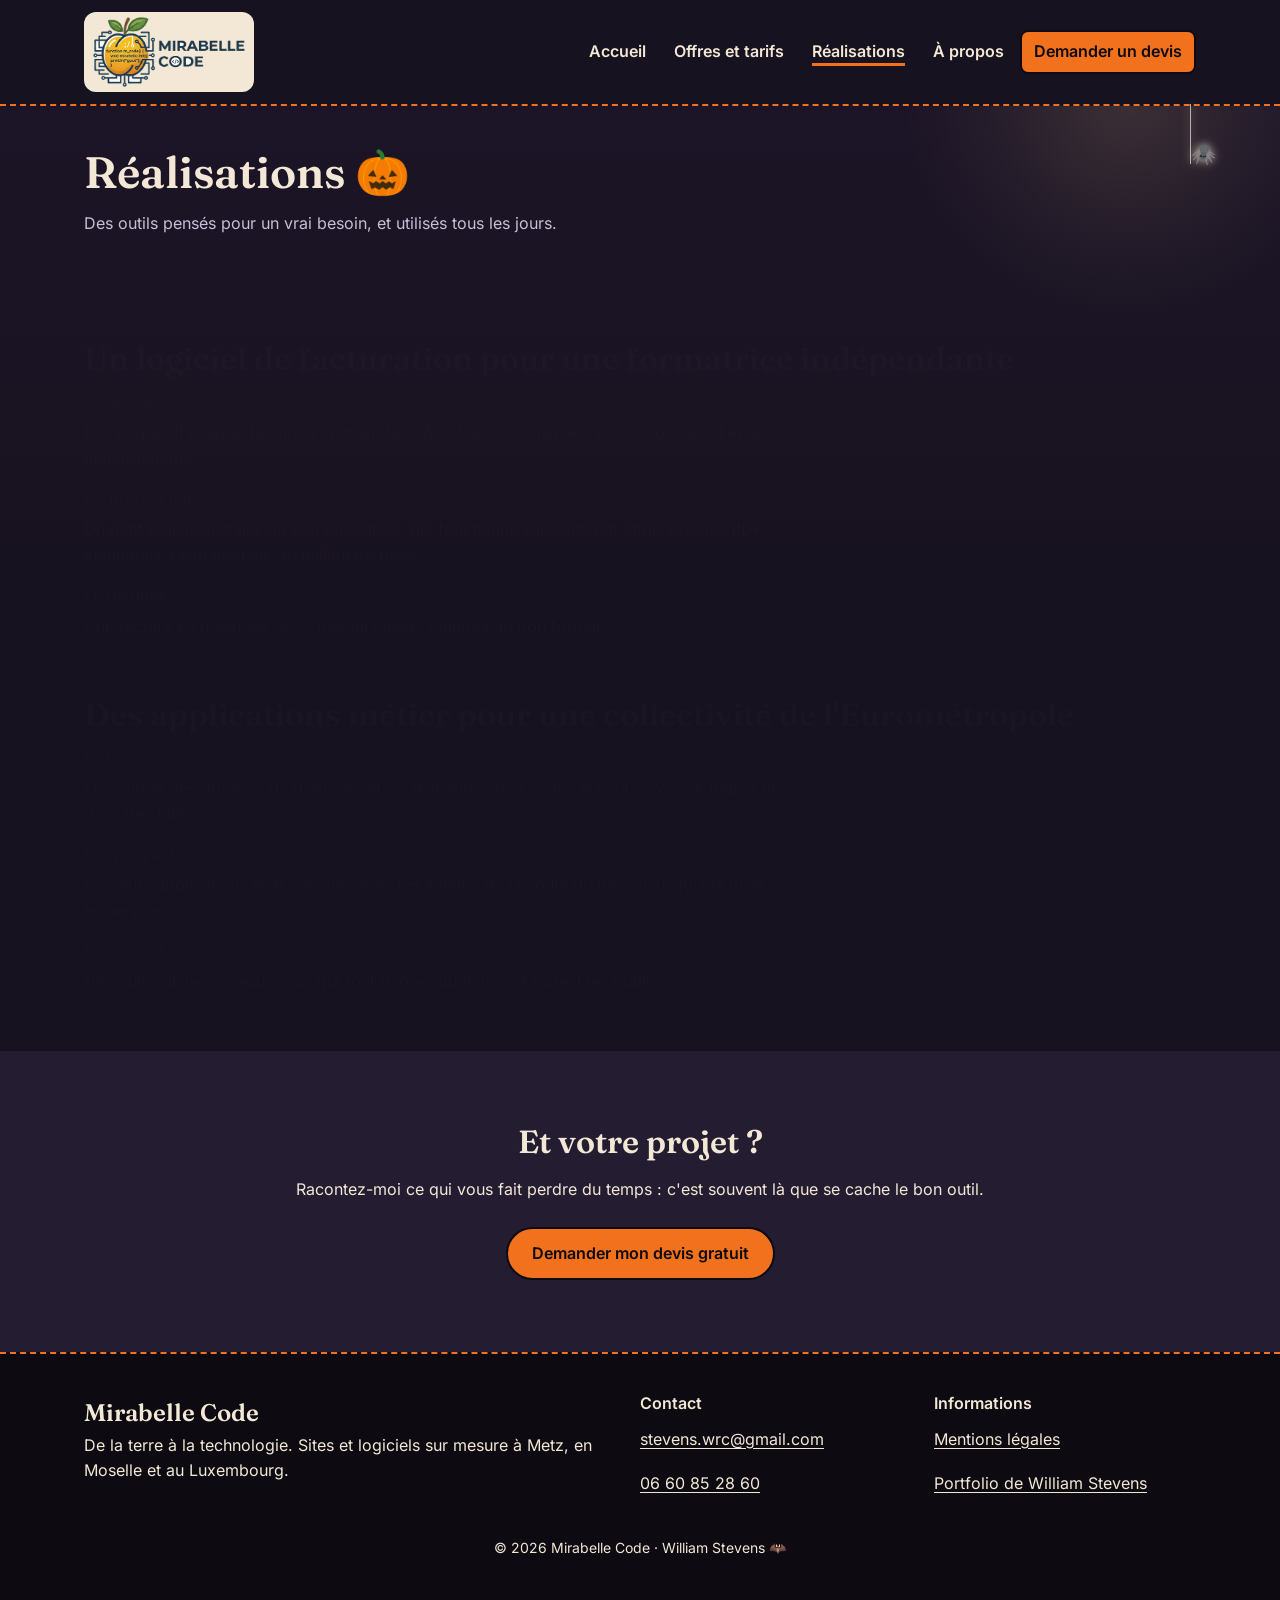
<file: html/realisations.html>
<!DOCTYPE html>
<html lang="fr">
<head>
  <meta charset="utf-8">
  <meta http-equiv="Content-Security-Policy" content="default-src 'self'; img-src 'self' data:; font-src 'self'; style-src 'self'; script-src 'self'; connect-src https://formspree.io; form-action https://formspree.io; base-uri 'self'; object-src 'none'">
  <meta name="viewport" content="width=device-width, initial-scale=1">
  <meta name="referrer" content="strict-origin-when-cross-origin">
  <title>Réalisations · Mirabelle Code, sites et logiciels à Metz</title>
  <meta name="description" content="Logiciel de facturation pour une formatrice, applications métier pour une collectivité : des outils sur mesure déjà utilisés au quotidien.">
  <link rel="canonical" href="https://mirabellecode.fr/html/realisations.html">
  <meta property="og:type" content="website">
  <meta property="og:locale" content="fr_FR">
  <meta property="og:site_name" content="Mirabelle Code">
  <meta property="og:title" content="Réalisations · Mirabelle Code, sites et logiciels à Metz">
  <meta property="og:description" content="Logiciel de facturation pour une formatrice, applications métier pour une collectivité : des outils sur mesure déjà utilisés au quotidien.">
  <meta property="og:url" content="https://mirabellecode.fr/html/realisations.html">
  <meta property="og:image" content="https://mirabellecode.fr/assets/img/og-image.png">
  <meta property="og:image:alt" content="Logo Mirabelle Code : une mirabelle et du code, De la terre à la technologie">
  <link rel="icon" href="../assets/img/favicon.png" type="image/png">
  <link rel="apple-touch-icon" href="../assets/img/apple-touch-icon.png">
  <link rel="preload" href="../assets/fonts/inter-latin-400-normal.woff2" as="font" type="font/woff2" crossorigin>
  <link rel="stylesheet" href="../css/base.css">
  <link rel="stylesheet" href="../css/layout.css">
  <link rel="stylesheet" href="../css/components.css">
  <link rel="stylesheet" href="../css/pages.css">
  <link rel="stylesheet" href="../css/halloween.css">
  <script type="module" src="../js/main.js"></script>
</head>
<body>
  <a class="lien-evitement" href="#contenu">Aller au contenu</a>
  <header class="entete">
    <div class="conteneur entete__interieur">
      <a class="entete__logo" href="../index.html"><img src="../assets/img/logo.png" alt="Mirabelle Code, retour à l'accueil" width="420" height="197"></a>
      <nav class="nav" data-nav aria-label="Navigation principale">
        <button class="nav__bouton" type="button" aria-expanded="false" aria-controls="menu-principal" hidden>Menu</button>
        <ul class="nav__liste" id="menu-principal">
          <li><a class="nav__lien" href="../index.html">Accueil</a></li>
          <li><a class="nav__lien" href="offres.html">Offres et tarifs</a></li>
          <li><a class="nav__lien" href="realisations.html" aria-current="page">Réalisations</a></li>
          <li><a class="nav__lien" href="a-propos.html">À propos</a></li>
          <li><a class="nav__lien nav__lien--devis" href="contact.html">Demander un devis</a></li>
        </ul>
      </nav>
    </div>
  </header>

  <main id="contenu">
    <section class="page-titre">
      <div class="conteneur">
        <h1>Réalisations</h1>
        <p>Des outils pensés pour un vrai besoin, et utilisés tous les jours.</p>
      </div>
    </section>

    <section class="section" aria-label="Projets réalisés">
      <div class="conteneur">
        <article class="realisation revele">
          <div>
            <h2>Un logiciel de facturation pour une formatrice indépendante</h2>
            <dl class="realisation__details">
              <dt>Le besoin</dt>
              <dd>Elle préparait chaque facture à la main dans Word, avec le risque d'erreurs de calcul et de numérotation.</dd>
              <dt>Ce que j'ai fait</dt>
              <dd>Un petit logiciel installé sur son ordinateur, qui fonctionne sans internet et génère des PDF identiques à son modèle, au millimètre près.</dd>
              <dt>Le résultat</dt>
              <dd>Une facture en quelques clics, toujours juste, toujours au bon format.</dd>
            </dl>
          </div>
        </article>

        <article class="realisation revele">
          <div>
            <h2>Des applications métier pour une collectivité de l'Eurométropole</h2>
            <dl class="realisation__details">
              <dt>Le besoin</dt>
              <dd>Le courrier, les dossiers d'urbanisme et les demandes de congés étaient suivis sur papier et dans des tableurs.</dd>
              <dt>Ce que j'ai fait</dt>
              <dd>Plusieurs applications web conçues avec les agents, de l'écoute du besoin jusqu'à la mise en service.</dd>
              <dt>Le résultat</dt>
              <dd>Des outils utilisés chaque jour, qui font gagner du temps et évitent les oublis.</dd>
            </dl>
          </div>
        </article>

        <article class="realisation" hidden>
          <div>
            <h2>Zen'hair, salon de coiffure</h2>
            <p>Site vitrine d'un salon de coiffure mixte. À afficher une fois le site en ligne et avec l'accord du salon.</p>
          </div>
        </article>
      </div>
    </section>

    <section class="section section--claire appel-final" aria-labelledby="titre-appel">
      <div class="conteneur">
        <h2 class="section__titre" id="titre-appel">Et votre projet ?</h2>
        <p>Racontez-moi ce qui vous fait perdre du temps : c'est souvent là que se cache le bon outil.</p>
        <div class="actions">
          <a class="bouton bouton--principal" href="contact.html">Demander mon devis gratuit</a>
        </div>
      </div>
    </section>
  </main>

  <footer class="pied">
    <div class="conteneur pied__interieur">
      <div class="pied__bloc">
        <p class="pied__nom">Mirabelle Code</p>
        <p>De la terre à la technologie. Sites et logiciels sur mesure à Metz, en Moselle et au Luxembourg.</p>
      </div>
      <div class="pied__bloc">
        <h2 class="pied__titre">Contact</h2>
        <ul class="pied__liste">
          <li><a href="mailto:stevens.wrc@gmail.com">stevens.wrc@gmail.com</a></li>
          <li><a href="tel:+33660852860">06 60 85 28 60</a></li>
        </ul>
      </div>
      <div class="pied__bloc">
        <h2 class="pied__titre">Informations</h2>
        <ul class="pied__liste">
          <li><a href="mentions-legales.html">Mentions légales</a></li>
          <li><a href="https://gb-william.github.io" rel="noopener">Portfolio de William Stevens</a></li>
        </ul>
      </div>
    </div>
    <p class="pied__copyright">© 2026 Mirabelle Code · William Stevens</p>
  </footer>
  <a class="barre-appel" href="tel:+33660852860">Appeler le 06 60 85 28 60</a>
</body>
</html>
</file>
<file: css/base.css>
@font-face {
  font-family: "Fraunces";
  src: url("../assets/fonts/fraunces-latin-600-normal.woff2") format("woff2");
  font-weight: 600;
  font-style: normal;
  font-display: swap;
}

@font-face {
  font-family: "Inter";
  src: url("../assets/fonts/inter-latin-400-normal.woff2") format("woff2");
  font-weight: 400;
  font-style: normal;
  font-display: swap;
}

@font-face {
  font-family: "Inter";
  src: url("../assets/fonts/inter-latin-600-normal.woff2") format("woff2");
  font-weight: 600;
  font-style: normal;
  font-display: swap;
}

:root {
  --creme: #FBF7EC;
  --marine: #1C3446;
  --gris: #4F5B6B;
  --mirabelle: #EBA324;
  --feuille: #3F7A34;
  --lien: #8A5A00;
  --surface: #FFFFFF;
  --erreur: #B3261E;
  --fond-succes: #E6F0E3;
  --fond-erreur: #FBE9E7;
  --police-titre: "Fraunces", Georgia, "Times New Roman", serif;
  --police-texte: "Inter", system-ui, -apple-system, "Segoe UI", sans-serif;
  --rayon: 1rem;
  --ombre: 0 0.25rem 1rem rgb(28 58 94 / 0.08);
}

*,
*::before,
*::after {
  box-sizing: border-box;
  margin: 0;
  padding: 0;
}

html {
  font-size: 100%;
  scroll-behavior: smooth;
  scroll-padding-top: 5rem;
  scroll-padding-bottom: 4.5rem;
}

body {
  font-family: var(--police-texte);
  line-height: 1.6;
  color: var(--marine);
  background-color: var(--creme);
}

img,
svg {
  max-width: 100%;
  height: auto;
  display: block;
}

h1,
h2,
h3 {
  font-family: var(--police-titre);
  font-weight: 600;
  line-height: 1.2;
}

h1 {
  font-size: 2rem;
}

h2 {
  font-size: 1.5rem;
}

h3 {
  font-size: 1.25rem;
}

p,
li,
dd {
  max-width: 70ch;
}

ul,
ol {
  padding-left: 1.25rem;
}

a {
  color: var(--lien);
  text-underline-offset: 0.2em;
}

a:hover {
  text-decoration-thickness: 2px;
}

strong {
  font-weight: 600;
}

:focus-visible {
  outline: 3px solid var(--marine);
  outline-offset: 3px;
}

.lien-evitement {
  position: absolute;
  top: -100%;
  left: 0;
  z-index: 1000;
  padding: 0.75rem 1.25rem;
  background-color: var(--marine);
  color: var(--creme);
  font-weight: 600;
  text-decoration: none;
}

.lien-evitement:focus {
  top: 0;
}

.sr-only {
  position: absolute;
  width: 1px;
  height: 1px;
  padding: 0;
  margin: -1px;
  overflow: hidden;
  clip: rect(0, 0, 0, 0);
  white-space: nowrap;
  border: 0;
}

[hidden] {
  display: none !important;
}

.flux > * + * {
  margin-top: 1rem;
}

.provisoire {
  outline: 2px dashed var(--feuille);
  outline-offset: 4px;
}

.provisoire::before {
  content: "À compléter";
  display: inline-block;
  margin-right: 0.5rem;
  padding: 0 0.5rem;
  border-radius: 999px;
  background-color: var(--feuille);
  color: var(--surface);
  font-size: 0.75rem;
  font-weight: 600;
}

@media (min-width: 768px) {
  h1 {
    font-size: 2.75rem;
  }

  h2 {
    font-size: 2rem;
  }
}

@media (prefers-reduced-motion: reduce) {
  *,
  *::before,
  *::after {
    animation-duration: 0.01ms !important;
    transition-duration: 0.01ms !important;
    scroll-behavior: auto !important;
  }
}
</file>
<file: css/layout.css>
.conteneur {
  width: 100%;
  max-width: 72rem;
  margin-inline: auto;
  padding-inline: 1.25rem;
}

.section {
  padding-block: 3rem;
}

.section--claire {
  background-color: var(--surface);
}

.section__titre {
  margin-bottom: 1rem;
}

.section__intro {
  margin-bottom: 2rem;
  color: var(--gris);
}

.page-titre {
  padding-block: 2.5rem 1rem;
}

.page-titre p {
  margin-top: 0.75rem;
  color: var(--gris);
}

.entete {
  position: sticky;
  top: 0;
  z-index: 100;
  background-color: var(--creme);
  border-bottom: 1px solid rgb(28 58 94 / 0.15);
}

.entete__interieur {
  position: relative;
  display: flex;
  flex-wrap: wrap;
  align-items: center;
  justify-content: space-between;
  gap: 0.75rem;
  padding-block: 0.75rem;
}

.entete__logo {
  display: inline-flex;
  align-items: center;
  min-height: 44px;
}

.entete__logo img {
  width: auto;
  height: 4rem;
}

.nav {
  width: 100%;
}

.nav__liste {
  display: flex;
  flex-direction: column;
  gap: 0.25rem;
  padding: 0.5rem 0 0;
  list-style: none;
}

.nav__lien {
  display: flex;
  align-items: center;
  min-height: 44px;
  padding-inline: 0.75rem;
  border-radius: 0.5rem;
  color: var(--marine);
  font-weight: 600;
  text-decoration: none;
}

.nav__lien:hover {
  background-color: rgb(244 178 35 / 0.3);
}

.nav__lien[aria-current="page"] {
  text-decoration: underline;
  text-decoration-color: var(--mirabelle);
  text-decoration-thickness: 3px;
  text-underline-offset: 0.4em;
}

.nav__lien--devis {
  justify-content: center;
  background-color: var(--mirabelle);
  border: 2px solid var(--marine);
}

.nav__bouton {
  min-width: 44px;
  min-height: 44px;
  padding: 0.5rem 1rem;
  border: 2px solid var(--marine);
  border-radius: 0.5rem;
  background-color: var(--surface);
  color: var(--marine);
  font: inherit;
  font-weight: 600;
  cursor: pointer;
}

.nav--active {
  width: auto;
}

.nav--active .nav__liste {
  display: none;
}

.nav--active.nav--ouvert .nav__liste {
  position: absolute;
  top: 100%;
  left: 0;
  right: 0;
  display: flex;
  padding: 1rem 1.25rem 1.25rem;
  background-color: var(--creme);
  border-bottom: 1px solid rgb(28 58 94 / 0.15);
  box-shadow: var(--ombre);
  max-height: calc(100dvh - 5rem);
  overflow-y: auto;
}

.pied {
  padding-block: 2.5rem 6rem;
  background-color: var(--marine);
  color: var(--creme);
}

.pied a {
  color: var(--creme);
}

.pied :focus-visible {
  outline-color: var(--creme);
}

.pied__interieur {
  display: grid;
  gap: 2rem;
}

.pied__nom {
  font-family: var(--police-titre);
  font-size: 1.5rem;
  font-weight: 600;
}

.pied__titre {
  margin-bottom: 0.25rem;
  font-family: var(--police-texte);
  font-size: 1rem;
}

.pied__liste {
  padding: 0;
  list-style: none;
}

.pied__liste a {
  display: inline-flex;
  align-items: center;
  min-height: 44px;
}

.pied__copyright {
  max-width: none;
  margin-top: 2rem;
  font-size: 0.875rem;
  text-align: center;
}

.barre-appel {
  position: fixed;
  left: 0;
  right: 0;
  bottom: 0;
  z-index: 90;
  display: flex;
  align-items: center;
  justify-content: center;
  min-height: 3.5rem;
  background-color: var(--mirabelle);
  border-top: 2px solid var(--marine);
  color: var(--marine);
  font-weight: 600;
  text-decoration: none;
}

@media (min-width: 768px) {
  .section {
    padding-block: 4.5rem;
  }

  .pied__interieur {
    grid-template-columns: 2fr 1fr 1fr;
  }
}

@media (min-width: 1024px) {
  .entete__logo img {
    height: 5rem;
  }

  html {
    scroll-padding-bottom: 0;
  }

  .nav,
  .nav--active {
    width: auto;
  }

  .nav__bouton {
    display: none;
  }

  .nav__liste,
  .nav--active .nav__liste,
  .nav--active.nav--ouvert .nav__liste {
    position: static;
    display: flex;
    flex-direction: row;
    align-items: center;
    gap: 0.25rem;
    padding: 0;
    background: none;
    border: 0;
    box-shadow: none;
    max-height: none;
    overflow: visible;
  }

  .pied {
    padding-bottom: 2.5rem;
  }

  .barre-appel {
    display: none;
  }
}
</file>
<file: css/components.css>
.actions {
  display: flex;
  flex-wrap: wrap;
  gap: 0.75rem;
  margin-top: 1.5rem;
}

.bouton {
  display: inline-flex;
  align-items: center;
  justify-content: center;
  min-height: 44px;
  padding: 0.75rem 1.5rem;
  border: 2px solid var(--marine);
  border-radius: 999px;
  font: inherit;
  font-weight: 600;
  text-decoration: none;
  cursor: pointer;
  transition: transform 0.15s ease;
}

.bouton:hover {
  transform: translateY(-2px);
}

.bouton--principal {
  background-color: var(--mirabelle);
  color: var(--marine);
}

.bouton--secondaire {
  background-color: transparent;
  color: var(--marine);
}

.bouton[disabled] {
  opacity: 0.6;
  cursor: wait;
  transform: none;
}

.grille {
  display: grid;
  gap: 1.5rem;
}

.carte {
  display: flex;
  flex-direction: column;
  gap: 0.75rem;
  padding: 1.5rem;
  border-radius: var(--rayon);
  background-color: var(--surface);
  box-shadow: var(--ombre);
}

.carte__titre {
  font-size: 1.25rem;
}

.carte__lien {
  margin-top: auto;
  font-weight: 600;
}

.formule {
  border: 2px solid transparent;
}

.formule--phare {
  border-color: var(--marine);
}

.formule__prix {
  font-family: var(--police-titre);
  font-size: 2rem;
  font-weight: 600;
  line-height: 1.1;
}

.formule__prix-detail {
  display: block;
  font-family: var(--police-texte);
  font-size: 0.9375rem;
  font-weight: 400;
  color: var(--gris);
}

.badge {
  align-self: flex-start;
  padding: 0.125rem 0.75rem;
  border-radius: 999px;
  background-color: var(--feuille);
  color: var(--surface);
  font-size: 0.875rem;
  font-weight: 600;
}

.liste-coches {
  display: grid;
  gap: 0.5rem;
  padding: 0;
  list-style: none;
}

.liste-coches li {
  position: relative;
  padding-left: 1.75rem;
}

.liste-coches li::before {
  content: "";
  position: absolute;
  top: 0.4em;
  left: 0;
  width: 0.875rem;
  height: 0.875rem;
  border-radius: 50%;
  background-color: var(--feuille);
}

.js-reveal .revele {
  opacity: 0;
  transform: translateY(1rem);
  transition: opacity 0.5s ease, transform 0.5s ease;
}

.js-reveal .revele.est-visible {
  opacity: 1;
  transform: none;
}

@media (min-width: 768px) {
  .grille--2,
  .grille--3 {
    grid-template-columns: repeat(2, 1fr);
  }
}

@media (min-width: 1024px) {
  .grille--3 {
    grid-template-columns: repeat(3, 1fr);
  }
}

@media (prefers-reduced-motion: reduce) {
  .js-reveal .revele {
    opacity: 1;
    transform: none;
  }
}

.encart {
  padding: 1.5rem;
  border: 2px solid var(--marine);
  border-radius: var(--rayon);
  background-color: var(--mirabelle);
  color: var(--marine);
}

.encart__titre {
  margin-bottom: 0.5rem;
  font-size: 1.25rem;
}

.faq {
  display: grid;
  gap: 0.75rem;
}

.faq details {
  border-radius: 0.75rem;
  background-color: var(--surface);
  box-shadow: var(--ombre);
}

.faq summary {
  min-height: 44px;
  padding: 1rem 1.25rem;
  font-weight: 600;
  cursor: pointer;
}

.faq details > p {
  padding: 0 1.25rem 1.25rem;
}

.mention {
  margin-top: 1.5rem;
  color: var(--gris);
  font-size: 0.9375rem;
}

.etapes {
  display: grid;
  gap: 1rem;
  padding: 0;
  list-style: none;
  counter-reset: etape;
}

.etapes li {
  position: relative;
  min-height: 2.25rem;
  padding-left: 3rem;
  counter-increment: etape;
}

.etapes li::before {
  content: counter(etape);
  position: absolute;
  top: 0;
  left: 0;
  display: grid;
  place-items: center;
  width: 2.25rem;
  height: 2.25rem;
  border-radius: 50%;
  background-color: var(--mirabelle);
  color: var(--marine);
  font-weight: 600;
}

.formulaire {
  display: grid;
  gap: 1.25rem;
  padding: 1.5rem;
  border-radius: var(--rayon);
  background-color: var(--surface);
  box-shadow: var(--ombre);
}

.champ {
  display: grid;
  gap: 0.375rem;
}

.champ label {
  font-weight: 600;
}

.champ__mention {
  color: var(--gris);
  font-weight: 400;
}

.champ input,
.champ select,
.champ textarea {
  width: 100%;
  min-height: 44px;
  padding: 0.625rem 0.75rem;
  border: 2px solid var(--gris);
  border-radius: 0.5rem;
  background-color: var(--surface);
  color: var(--marine);
  font: inherit;
}

.champ textarea {
  min-height: 9rem;
  resize: vertical;
}

.champ [aria-invalid="true"] {
  border-color: var(--erreur);
}

.champ__erreur {
  color: var(--erreur);
  font-size: 0.9375rem;
  font-weight: 600;
}

.champ__erreur:empty {
  display: none;
}

.piege {
  position: absolute;
  left: -10000px;
  width: 1px;
  height: 1px;
  overflow: hidden;
}

.etat {
  padding: 1rem;
  border-radius: 0.5rem;
  font-weight: 600;
}

.etat:empty {
  padding: 0;
}

.etat--succes {
  border: 2px solid var(--feuille);
  background-color: var(--fond-succes);
}

.etat--erreur {
  border: 2px solid var(--erreur);
  background-color: var(--fond-erreur);
}
</file>
<file: css/pages.css>
.page-erreur {
  padding-block: 4rem;
  text-align: center;
}

.page-erreur p {
  margin-inline: auto;
}

.page-erreur .actions {
  justify-content: center;
}

.hero {
  position: relative;
  overflow: hidden;
  padding-block: 3.5rem 3rem;
}

.hero .conteneur {
  position: relative;
  z-index: 1;
}

.hero__sur-titre {
  margin-bottom: 0.75rem;
  color: var(--marine);
  font-weight: 600;
}

.hero__slogan {
  margin-top: 0.75rem;
  font-family: var(--police-titre);
  font-size: 1.25rem;
  color: var(--gris);
}

.hero__texte {
  margin-top: 1rem;
}

.hero__decor {
  position: absolute;
  top: -4rem;
  right: -6rem;
  z-index: 0;
  width: 16rem;
  height: 16rem;
  border-radius: 50%;
  background-color: var(--mirabelle);
  opacity: 0.35;
}

.hero__decor--feuille {
  top: auto;
  right: auto;
  bottom: -5rem;
  left: -4rem;
  width: 10rem;
  height: 10rem;
  background-color: var(--feuille);
  opacity: 0.15;
}

.vignette__type {
  color: var(--feuille);
  font-size: 0.875rem;
  font-weight: 600;
  text-transform: uppercase;
  letter-spacing: 0.05em;
}

.appel-final {
  text-align: center;
}

.appel-final p {
  margin-inline: auto;
}

.appel-final .actions {
  justify-content: center;
}

@media (min-width: 768px) {
  .hero {
    padding-block: 5.5rem 5rem;
  }

  .hero__decor:not(.hero__decor--feuille) {
    width: 24rem;
    height: 24rem;
  }
}

.realisation {
  display: grid;
  gap: 1.5rem;
  align-items: center;
}

.realisation + .realisation {
  margin-top: 3.5rem;
}

.realisation__image {
  border-radius: var(--rayon);
  box-shadow: var(--ombre);
}

.realisation__details {
  display: grid;
  gap: 0.25rem 1rem;
}

.realisation__details dt {
  margin-top: 0.75rem;
  color: var(--feuille);
  font-weight: 600;
}

.apropos {
  display: grid;
  gap: 2rem;
  align-items: center;
}

.apropos__photo {
  width: 12rem;
  height: 12rem;
  border: 4px solid var(--mirabelle);
  border-radius: 50%;
  object-fit: cover;
}

@media (min-width: 768px) {
  .apropos {
    grid-template-columns: auto 1fr;
  }
}

@media (min-width: 1024px) {
  .realisation:has(.realisation__image) {
    grid-template-columns: 1fr 1fr;
  }
}

.contact {
  display: grid;
  gap: 2rem;
}

.contact__infos {
  display: grid;
  gap: 1rem;
  align-content: start;
}

.contact__infos a {
  font-weight: 600;
}

@media (min-width: 1024px) {
  .contact {
    grid-template-columns: 3fr 2fr;
  }
}

.texte-legal h2 {
  margin: 2rem 0 0.5rem;
  font-size: 1.375rem;
}

.texte-legal p,
.texte-legal li {
  margin-bottom: 0.5rem;
}
</file>
<file: css/halloween.css>
/*
  Thème Halloween : chargé après les autres feuilles, il ne fait que surcharger.
  Pour revenir au thème normal, retirer la ligne <link> de halloween.css dans les pages.
*/

:root {
  --creme: #17121F;
  --surface: #241C30;
  --marine: #F2E8D5;
  --gris: #C9BED6;
  --mirabelle: #F2711C;
  --feuille: #7BC86C;
  --lien: #FFB36B;
  --erreur: #FF8A80;
  --fond-succes: #1E3320;
  --fond-erreur: #3D1C22;
  --nuit: #0D0A12;
  --ombre: 0 0.25rem 1.25rem rgb(0 0 0 / 0.45);
}

body {
  background-image:
    radial-gradient(circle at 88% 6rem, rgb(255 214 150 / 0.14) 0, rgb(255 214 150 / 0.04) 9rem, transparent 14rem),
    linear-gradient(180deg, #1D1528 0, var(--creme) 40rem);
  background-repeat: no-repeat;
}

.entete {
  background-color: var(--creme);
  border-bottom: 2px dashed var(--mirabelle);
}

.entete__logo img {
  padding: 0.25rem 0.5rem;
  border-radius: 0.75rem;
  background-color: var(--marine);
}

.nav__lien--devis,
.bouton--principal,
.barre-appel,
.encart,
.etapes li::before {
  color: var(--nuit);
}

.nav__lien--devis,
.bouton--principal,
.barre-appel {
  border-color: var(--nuit);
}

.encart a {
  color: var(--nuit);
}

.encart :focus-visible,
.barre-appel :focus-visible {
  outline-color: var(--nuit);
}

.badge,
.provisoire::before {
  color: var(--nuit);
}

.carte {
  border: 1px solid rgb(242 113 28 / 0.25);
  transition: box-shadow 0.3s ease, border-color 0.3s ease;
}

.carte:hover {
  border-color: var(--mirabelle);
  box-shadow: 0 0 1.25rem rgb(242 113 28 / 0.35);
}

.pied {
  background-color: var(--nuit);
  color: var(--marine);
  border-top: 2px dashed var(--mirabelle);
}

.pied a {
  color: var(--marine);
}

.pied :focus-visible {
  outline-color: var(--marine);
}

.page-titre h1::after,
.hero h1::after {
  content: " 🎃";
  content: " 🎃" / "";
}

.pied__copyright::after {
  content: " 🦇";
  content: " 🦇" / "";
}

.hero__decor:not(.hero__decor--feuille) {
  background-color: var(--mirabelle);
  background-image: repeating-linear-gradient(90deg, transparent 0 18%, rgb(0 0 0 / 0.12) 18% 21%);
  box-shadow: inset -1.5rem -1rem 3rem rgb(0 0 0 / 0.3);
  opacity: 0.45;
}

.hero__decor--feuille {
  background-color: #F5E6B8;
  box-shadow: 0 0 3rem rgb(245 230 184 / 0.5);
  opacity: 0.4;
}

.entete__interieur::after {
  content: "🕷️";
  content: "🕷️" / "";
  position: absolute;
  top: 100%;
  right: 1rem;
  padding-top: 2.5rem;
  border-left: 1px solid rgb(242 232 213 / 0.7);
  font-size: 1.25rem;
  line-height: 1;
  filter: drop-shadow(0 0 0.3rem rgb(242 232 213 / 0.9));
  pointer-events: none;
  transform-origin: top center;
  animation: araignee 4s ease-in-out infinite alternate;
}

@keyframes araignee {
  from {
    padding-top: 1.5rem;
  }

  to {
    padding-top: 3rem;
  }
}

@media (min-width: 1024px) {
  .entete__interieur::after {
    right: 0;
  }
}
</file>
